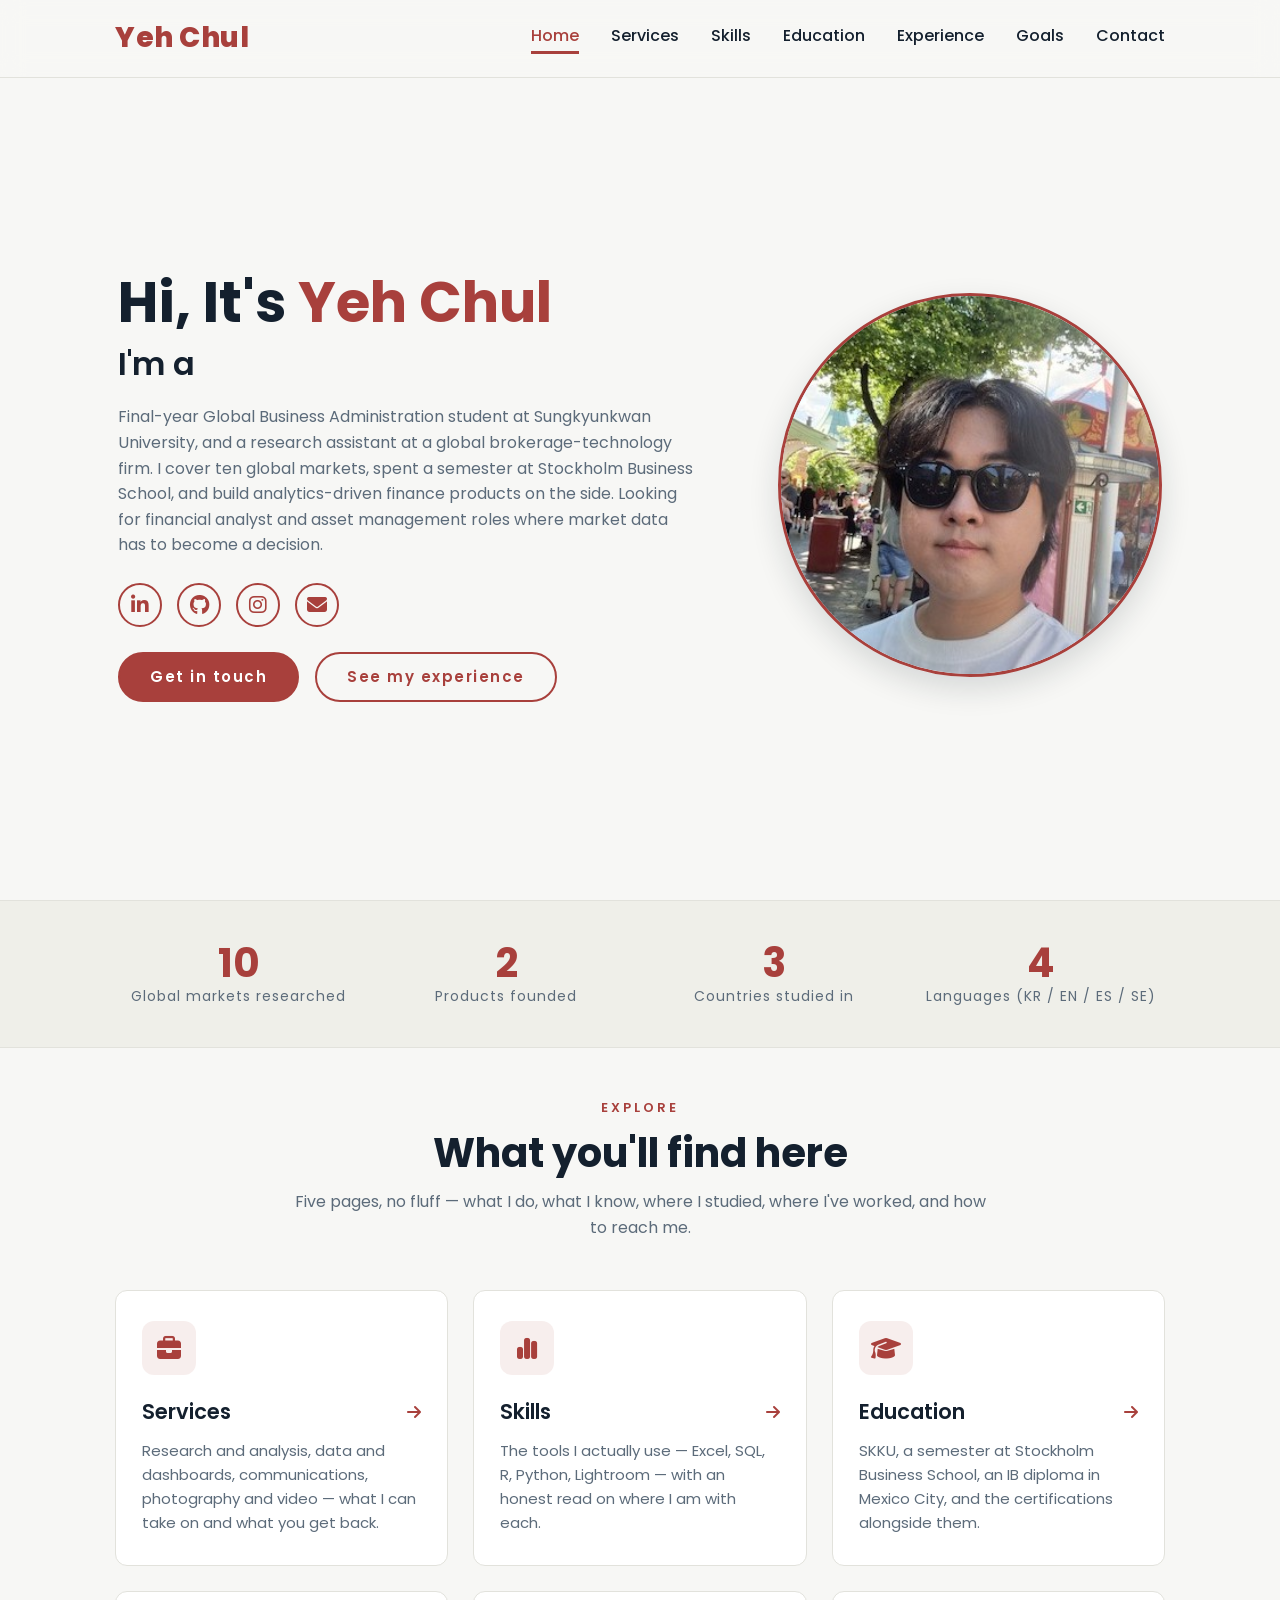
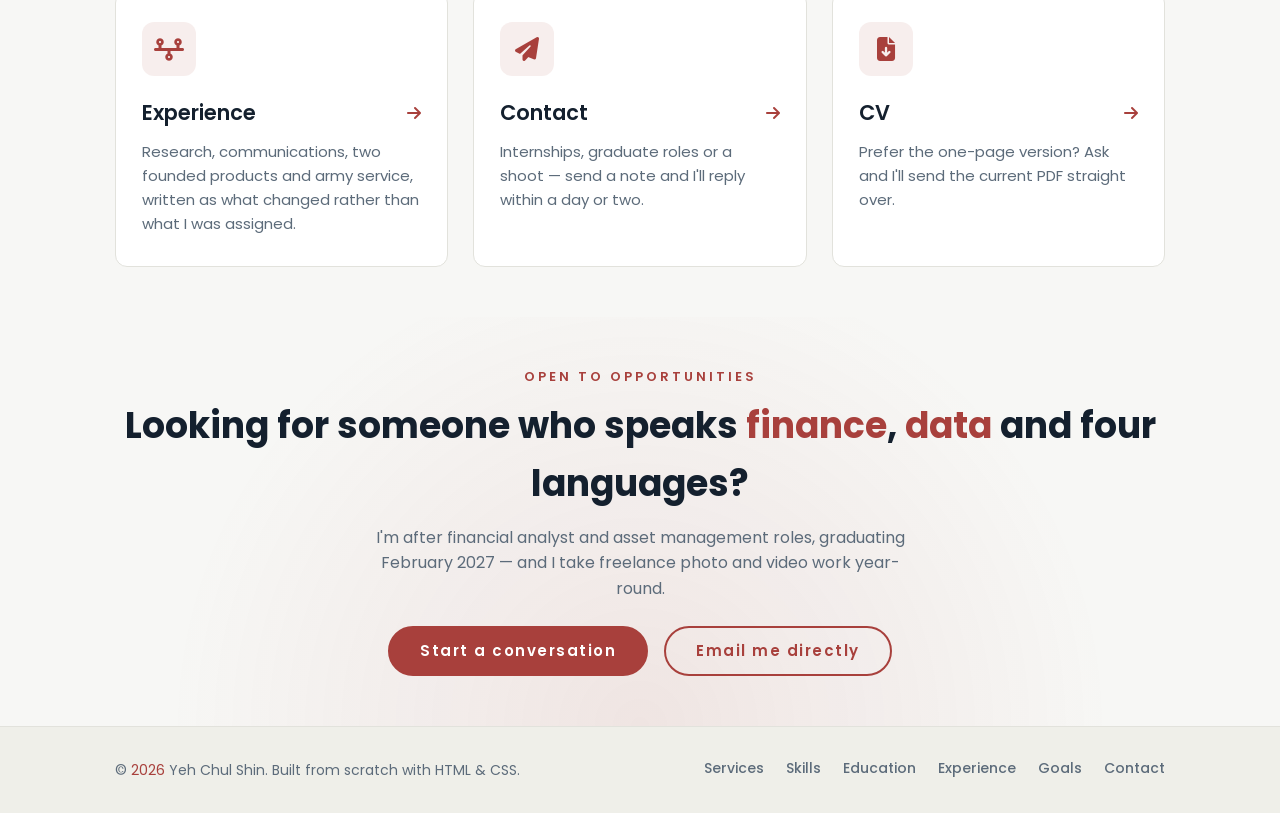
<file: index.html>
<!DOCTYPE html>
<html lang="en">
<head>
  <meta charset="UTF-8">
  <meta name="viewport" content="width=device-width, initial-scale=1.0">
  <meta name="description" content="Yeh Chul Shin — final-year Global Business Administration student at SKKU and research assistant at a global brokerage-technology firm, seeking financial analyst and asset management roles.">
  <title>Yeh Chul Shin | Business Student &amp; Research Assistant</title>
  <link rel="canonical" href="https://ycshin2023.github.io/">
  <link rel="icon" href="favicon.svg" type="image/svg+xml">

  <!-- Link preview, for when the URL is pasted into LinkedIn, an email
       or an application form. og:image must be an absolute URL. -->
  <meta property="og:type" content="website">
  <meta property="og:site_name" content="Yeh Chul Shin">
  <meta property="og:url" content="https://ycshin2023.github.io/">
  <meta property="og:title" content="Yeh Chul Shin">
  <meta property="og:description" content="Yeh Chul Shin — final-year Global Business Administration student at SKKU and research assistant at a global brokerage-technology firm, seeking financial analyst and asset management roles.">
  <meta property="og:image" content="https://ycshin2023.github.io/og-image.jpg">
  <meta property="og:image:width" content="1200">
  <meta property="og:image:height" content="630">
  <meta property="og:image:alt" content="Yeh Chul Shin — financial analyst and asset management">
  <meta name="twitter:card" content="summary_large_image">
  <meta name="twitter:title" content="Yeh Chul Shin">
  <meta name="twitter:description" content="Yeh Chul Shin — final-year Global Business Administration student at SKKU and research assistant at a global brokerage-technology firm, seeking financial analyst and asset management roles.">
  <meta name="twitter:image" content="https://ycshin2023.github.io/og-image.jpg">
  <link rel="stylesheet" href="style.css">
  <link rel="stylesheet" href="https://cdnjs.cloudflare.com/ajax/libs/font-awesome/6.5.2/css/all.min.css">
  <!-- Flags that JS is alive so the scroll-reveal styles can apply. -->
  <script>document.documentElement.classList.add('js');</script>
</head>
<body>

  <!-- ===== Header ===== -->
  <header>
    <a href="index.html" class="logo">Yeh Chul</a>
    <button class="menu-toggle" aria-label="Toggle navigation" aria-expanded="false">
      <i class="fa-solid fa-bars"></i>
    </button>
    <nav>
      <a href="index.html" class="active">Home</a>
      <a href="services.html">Services</a>
      <a href="skills.html">Skills</a>
      <a href="education.html">Education</a>
      <a href="experience.html">Experience</a>
      <a href="goals.html">Goals</a>
      <a href="contact.html">Contact</a>
    </nav>
  </header>

  <!-- ===== Hero ===== -->
  <section class="home">
    <div class="home-content">
      <h1>Hi, It's <span>Yeh Chul</span></h1>
      <h3 class="typing-text">I'm a <span></span></h3>
      <p>
        Final-year Global Business Administration student at Sungkyunkwan
        University, and a research assistant at a global brokerage-technology
        firm. I cover ten global markets, spent a semester at
        Stockholm Business School, and build analytics-driven finance products
        on the side. Looking for financial analyst and asset management roles
        where market data has to become a decision.
      </p>

      <div class="social-icons">
        <a href="https://www.linkedin.com/in/yeh-chul-shin" target="_blank" rel="noopener" aria-label="LinkedIn"><i class="fa-brands fa-linkedin-in"></i></a>
        <a href="https://github.com/ycshin2023" target="_blank" rel="noopener" aria-label="GitHub"><i class="fa-brands fa-github"></i></a>
        <a href="https://www.instagram.com/i.am.chul/" target="_blank" rel="noopener" aria-label="Instagram"><i class="fa-brands fa-instagram"></i></a>
        <a href="mailto:ycshin2023@gmail.com" aria-label="Email"><i class="fa-solid fa-envelope"></i></a>
      </div>

      <div class="btn-row">
        <a href="contact.html" class="btn solid">Get in touch</a>
        <a href="experience.html" class="btn">See my experience</a>
      </div>
    </div>

    <div class="home-img">
      <img src="main.JPG" alt="Yeh Chul Shin">
    </div>
  </section>

  <!-- ===== Stats ===== -->
  <div class="stats">
    <div class="stat"><strong>10</strong><span>Global markets researched</span></div>
    <div class="stat"><strong>2</strong><span>Products founded</span></div>
    <div class="stat"><strong>3</strong><span>Countries studied in</span></div>
    <div class="stat"><strong>4</strong><span>Languages (KR / EN / ES / SE)</span></div>
  </div>

  <!-- ===== Teasers to sub-pages ===== -->
  <section>
    <div class="section-head reveal">
      <span class="eyebrow">Explore</span>
      <h2>What you'll find here</h2>
      <p>Five pages, no fluff &mdash; what I do, what I know, where I studied, where I've worked, and how to reach me.</p>
    </div>

    <div class="card-grid">
      <a href="services.html" class="card teaser reveal">
        <div class="icon"><i class="fa-solid fa-briefcase"></i></div>
        <h3>Services <i class="fa-solid fa-arrow-right"></i></h3>
        <p>Research and analysis, data and dashboards, communications, photography and video &mdash; what I can take on and what you get back.</p>
      </a>

      <a href="skills.html" class="card teaser reveal">
        <div class="icon"><i class="fa-solid fa-chart-simple"></i></div>
        <h3>Skills <i class="fa-solid fa-arrow-right"></i></h3>
        <p>The tools I actually use &mdash; Excel, SQL, R, Python, Lightroom &mdash; with an honest read on where I am with each.</p>
      </a>

      <a href="education.html" class="card teaser reveal">
        <div class="icon"><i class="fa-solid fa-graduation-cap"></i></div>
        <h3>Education <i class="fa-solid fa-arrow-right"></i></h3>
        <p>SKKU, a semester at Stockholm Business School, an IB diploma in Mexico City, and the certifications alongside them.</p>
      </a>

      <a href="experience.html" class="card teaser reveal">
        <div class="icon"><i class="fa-solid fa-timeline"></i></div>
        <h3>Experience <i class="fa-solid fa-arrow-right"></i></h3>
        <p>Research, communications, two founded products and army service, written as what changed rather than what I was assigned.</p>
      </a>

      <a href="contact.html" class="card teaser reveal">
        <div class="icon"><i class="fa-solid fa-paper-plane"></i></div>
        <h3>Contact <i class="fa-solid fa-arrow-right"></i></h3>
        <p>Internships, graduate roles or a shoot &mdash; send a note and I'll reply within a day or two.</p>
      </a>

      <a href="contact.html" class="card teaser reveal">
        <div class="icon"><i class="fa-solid fa-file-arrow-down"></i></div>
        <h3>CV <i class="fa-solid fa-arrow-right"></i></h3>
        <p>Prefer the one-page version? Ask and I'll send the current PDF straight over.</p>
      </a>
    </div>
  </section>

  <!-- ===== CTA ===== -->
  <section class="cta">
    <div class="reveal">
      <span class="eyebrow">Open to opportunities</span>
      <h2>Looking for someone who speaks <span>finance</span>, <span>data</span> and four languages?</h2>
      <p>I'm after financial analyst and asset management roles, graduating February 2027 &mdash; and I take freelance photo and video work year-round.</p>
      <div class="btn-row">
        <a href="contact.html" class="btn solid">Start a conversation</a>
        <a href="mailto:ycshin2023@gmail.com" class="btn">Email me directly</a>
      </div>
    </div>
  </section>

  <!-- ===== Footer ===== -->
  <footer>
    <p>&copy; <span class="year"></span> Yeh Chul Shin. Built from scratch with HTML &amp; CSS.</p>
    <nav>
      <a href="services.html">Services</a>
      <a href="skills.html">Skills</a>
      <a href="education.html">Education</a>
      <a href="experience.html">Experience</a>
      <a href="goals.html">Goals</a>
      <a href="contact.html">Contact</a>
    </nav>
  </footer>

  <script src="script.js"></script>
</body>
</html>
</file>
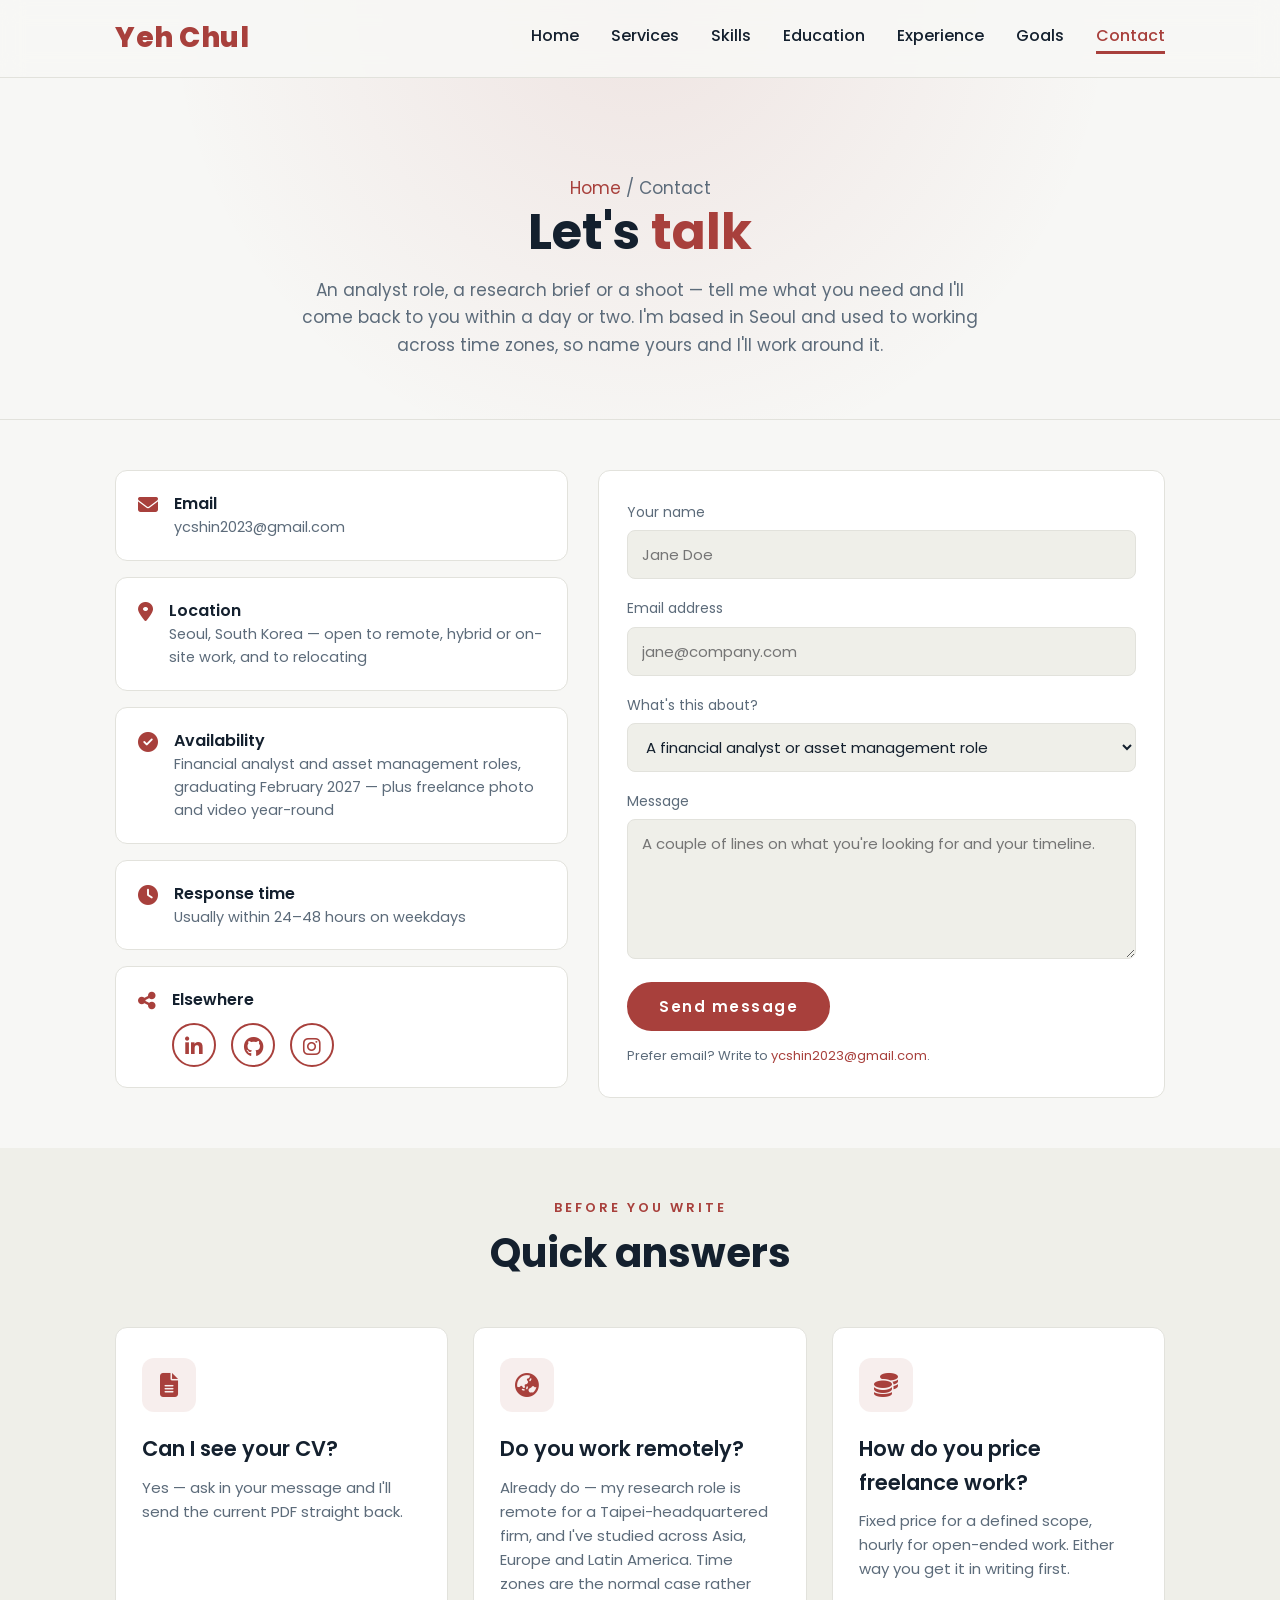
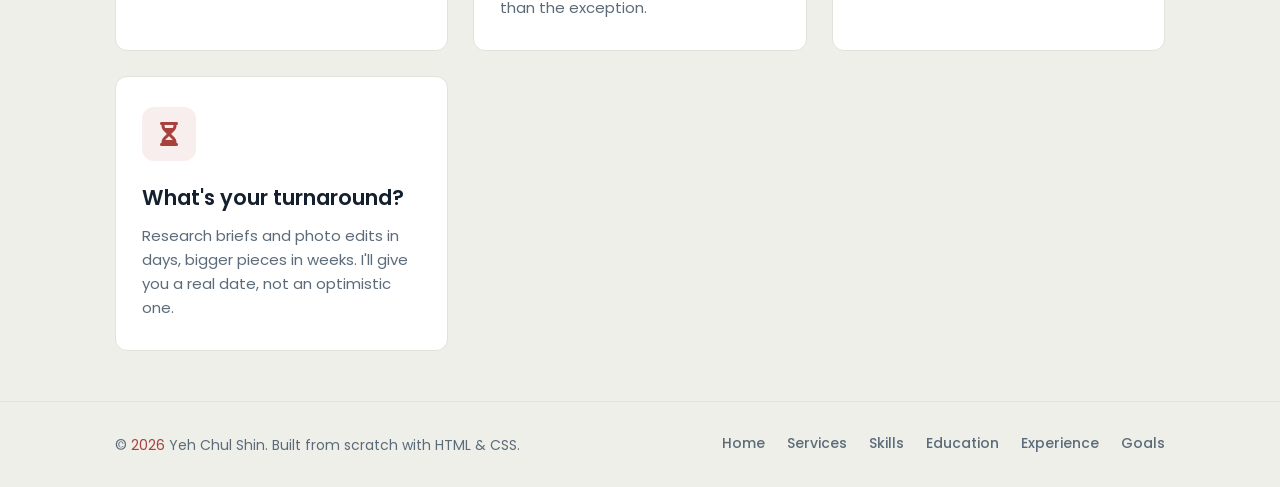
<file: contact.html>
<!DOCTYPE html>
<html lang="en">
<head>
  <meta charset="UTF-8">
  <meta name="viewport" content="width=device-width, initial-scale=1.0">
  <meta name="description" content="Get in touch with Yeh Chul Shin — financial analyst and asset management roles, research briefs and photography bookings.">
  <title>Contact | Yeh Chul Shin</title>
  <link rel="canonical" href="https://ycshin2023.github.io/contact.html">
  <link rel="icon" href="favicon.svg" type="image/svg+xml">

  <!-- Link preview, for when the URL is pasted into LinkedIn, an email
       or an application form. og:image must be an absolute URL. -->
  <meta property="og:type" content="website">
  <meta property="og:site_name" content="Yeh Chul Shin">
  <meta property="og:url" content="https://ycshin2023.github.io/contact.html">
  <meta property="og:title" content="Contact | Yeh Chul Shin">
  <meta property="og:description" content="Get in touch with Yeh Chul Shin — financial analyst and asset management roles, research briefs and photography bookings.">
  <meta property="og:image" content="https://ycshin2023.github.io/og-image.jpg">
  <meta property="og:image:width" content="1200">
  <meta property="og:image:height" content="630">
  <meta property="og:image:alt" content="Yeh Chul Shin — financial analyst and asset management">
  <meta name="twitter:card" content="summary_large_image">
  <meta name="twitter:title" content="Contact | Yeh Chul Shin">
  <meta name="twitter:description" content="Get in touch with Yeh Chul Shin — financial analyst and asset management roles, research briefs and photography bookings.">
  <meta name="twitter:image" content="https://ycshin2023.github.io/og-image.jpg">
  <link rel="stylesheet" href="style.css">
  <link rel="stylesheet" href="https://cdnjs.cloudflare.com/ajax/libs/font-awesome/6.5.2/css/all.min.css">
  <!-- Flags that JS is alive so the scroll-reveal styles can apply. -->
  <script>document.documentElement.classList.add('js');</script>
</head>
<body>

  <header>
    <a href="index.html" class="logo">Yeh Chul</a>
    <button class="menu-toggle" aria-label="Toggle navigation" aria-expanded="false">
      <i class="fa-solid fa-bars"></i>
    </button>
    <nav>
      <a href="index.html">Home</a>
      <a href="services.html">Services</a>
      <a href="skills.html">Skills</a>
      <a href="education.html">Education</a>
      <a href="experience.html">Experience</a>
      <a href="goals.html">Goals</a>
      <a href="contact.html" class="active">Contact</a>
    </nav>
  </header>

  <section class="page-hero">
    <p class="breadcrumb"><a href="index.html">Home</a> / Contact</p>
    <h1>Let's <span>talk</span></h1>
    <p>
      An analyst role, a research brief or a shoot &mdash; tell me what you
      need and I'll come back to you within a day or two. I'm based in Seoul
      and used to working across time zones, so name yours and I'll work
      around it.
    </p>
  </section>

  <section>
    <div class="contact-wrap">

      <!-- ===== Contact details ===== -->
      <div class="contact-info">
        <div class="info-item reveal">
          <i class="fa-solid fa-envelope"></i>
          <div>
            <h4>Email</h4>
            <a href="mailto:ycshin2023@gmail.com">ycshin2023@gmail.com</a>
          </div>
        </div>

        <div class="info-item reveal">
          <i class="fa-solid fa-location-dot"></i>
          <div>
            <h4>Location</h4>
            <p>Seoul, South Korea &mdash; open to remote, hybrid or on-site work, and to relocating</p>
          </div>
        </div>

        <div class="info-item reveal">
          <i class="fa-solid fa-circle-check"></i>
          <div>
            <h4>Availability</h4>
            <p>Financial analyst and asset management roles, graduating February 2027 &mdash; plus freelance photo and video year-round</p>
          </div>
        </div>

        <div class="info-item reveal">
          <i class="fa-solid fa-clock"></i>
          <div>
            <h4>Response time</h4>
            <p>Usually within 24&ndash;48 hours on weekdays</p>
          </div>
        </div>

        <div class="info-item reveal">
          <i class="fa-solid fa-share-nodes"></i>
          <div>
            <h4>Elsewhere</h4>
            <div class="social-icons" style="margin: 1rem 0 0;">
              <a href="https://www.linkedin.com/in/yeh-chul-shin" target="_blank" rel="noopener" aria-label="LinkedIn"><i class="fa-brands fa-linkedin-in"></i></a>
              <a href="https://github.com/ycshin2023" target="_blank" rel="noopener" aria-label="GitHub"><i class="fa-brands fa-github"></i></a>
              <a href="https://www.instagram.com/i.am.chul/" target="_blank" rel="noopener" aria-label="Instagram"><i class="fa-brands fa-instagram"></i></a>
            </div>
          </div>
        </div>
      </div>

      <!-- ===== Form ===== -->
      <form id="contact-form" class="reveal">
        <!-- action="https://formspree.io/f/YOUR_FORM_ID" method="POST" -->
        <div class="field">
          <label for="name">Your name</label>
          <input type="text" id="name" name="name" placeholder="Jane Doe" required>
        </div>

        <div class="field">
          <label for="email">Email address</label>
          <input type="email" id="email" name="email" placeholder="jane@company.com" required>
        </div>

        <div class="field">
          <label for="topic">What's this about?</label>
          <select id="topic" name="topic">
            <option>A financial analyst or asset management role</option>
            <option>An internship or graduate programme</option>
            <option>A research or analysis brief</option>
            <option>Communications or content</option>
            <option>A photo or video booking</option>
            <option>Something else</option>
          </select>
        </div>

        <div class="field">
          <label for="message">Message</label>
          <textarea id="message" name="message" placeholder="A couple of lines on what you're looking for and your timeline." required></textarea>
        </div>

        <button type="submit" class="btn solid">Send message</button>

        <p class="form-note">
          Prefer email? Write to
          <a href="mailto:ycshin2023@gmail.com" style="color: var(--accent);">ycshin2023@gmail.com</a>.
        </p>
        <p class="form-status" id="form-status">
          Your mail client should be opening with the message ready to send.
        </p>
      </form>

    </div>
  </section>

  <!-- ===== FAQ ===== -->
  <section class="alt-bg">
    <div class="section-head reveal">
      <span class="eyebrow">Before you write</span>
      <h2>Quick answers</h2>
    </div>

    <div class="card-grid">
      <div class="card reveal">
        <div class="icon"><i class="fa-solid fa-file-lines"></i></div>
        <h3>Can I see your CV?</h3>
        <p>Yes &mdash; ask in your message and I'll send the current PDF straight back.</p>
      </div>
      <div class="card reveal">
        <div class="icon"><i class="fa-solid fa-earth-asia"></i></div>
        <h3>Do you work remotely?</h3>
        <p>Already do &mdash; my research role is remote for a Taipei-headquartered firm, and I've studied across Asia, Europe and Latin America. Time zones are the normal case rather than the exception.</p>
      </div>
      <div class="card reveal">
        <div class="icon"><i class="fa-solid fa-coins"></i></div>
        <h3>How do you price freelance work?</h3>
        <p>Fixed price for a defined scope, hourly for open-ended work. Either way you get it in writing first.</p>
      </div>
      <div class="card reveal">
        <div class="icon"><i class="fa-solid fa-hourglass-half"></i></div>
        <h3>What's your turnaround?</h3>
        <p>Research briefs and photo edits in days, bigger pieces in weeks. I'll give you a real date, not an optimistic one.</p>
      </div>
    </div>
  </section>

  <footer>
    <p>&copy; <span class="year"></span> Yeh Chul Shin. Built from scratch with HTML &amp; CSS.</p>
    <nav>
      <a href="index.html">Home</a>
      <a href="services.html">Services</a>
      <a href="skills.html">Skills</a>
      <a href="education.html">Education</a>
      <a href="experience.html">Experience</a>
      <a href="goals.html">Goals</a>
    </nav>
  </footer>

  <script src="script.js"></script>
</body>
</html>
</file>
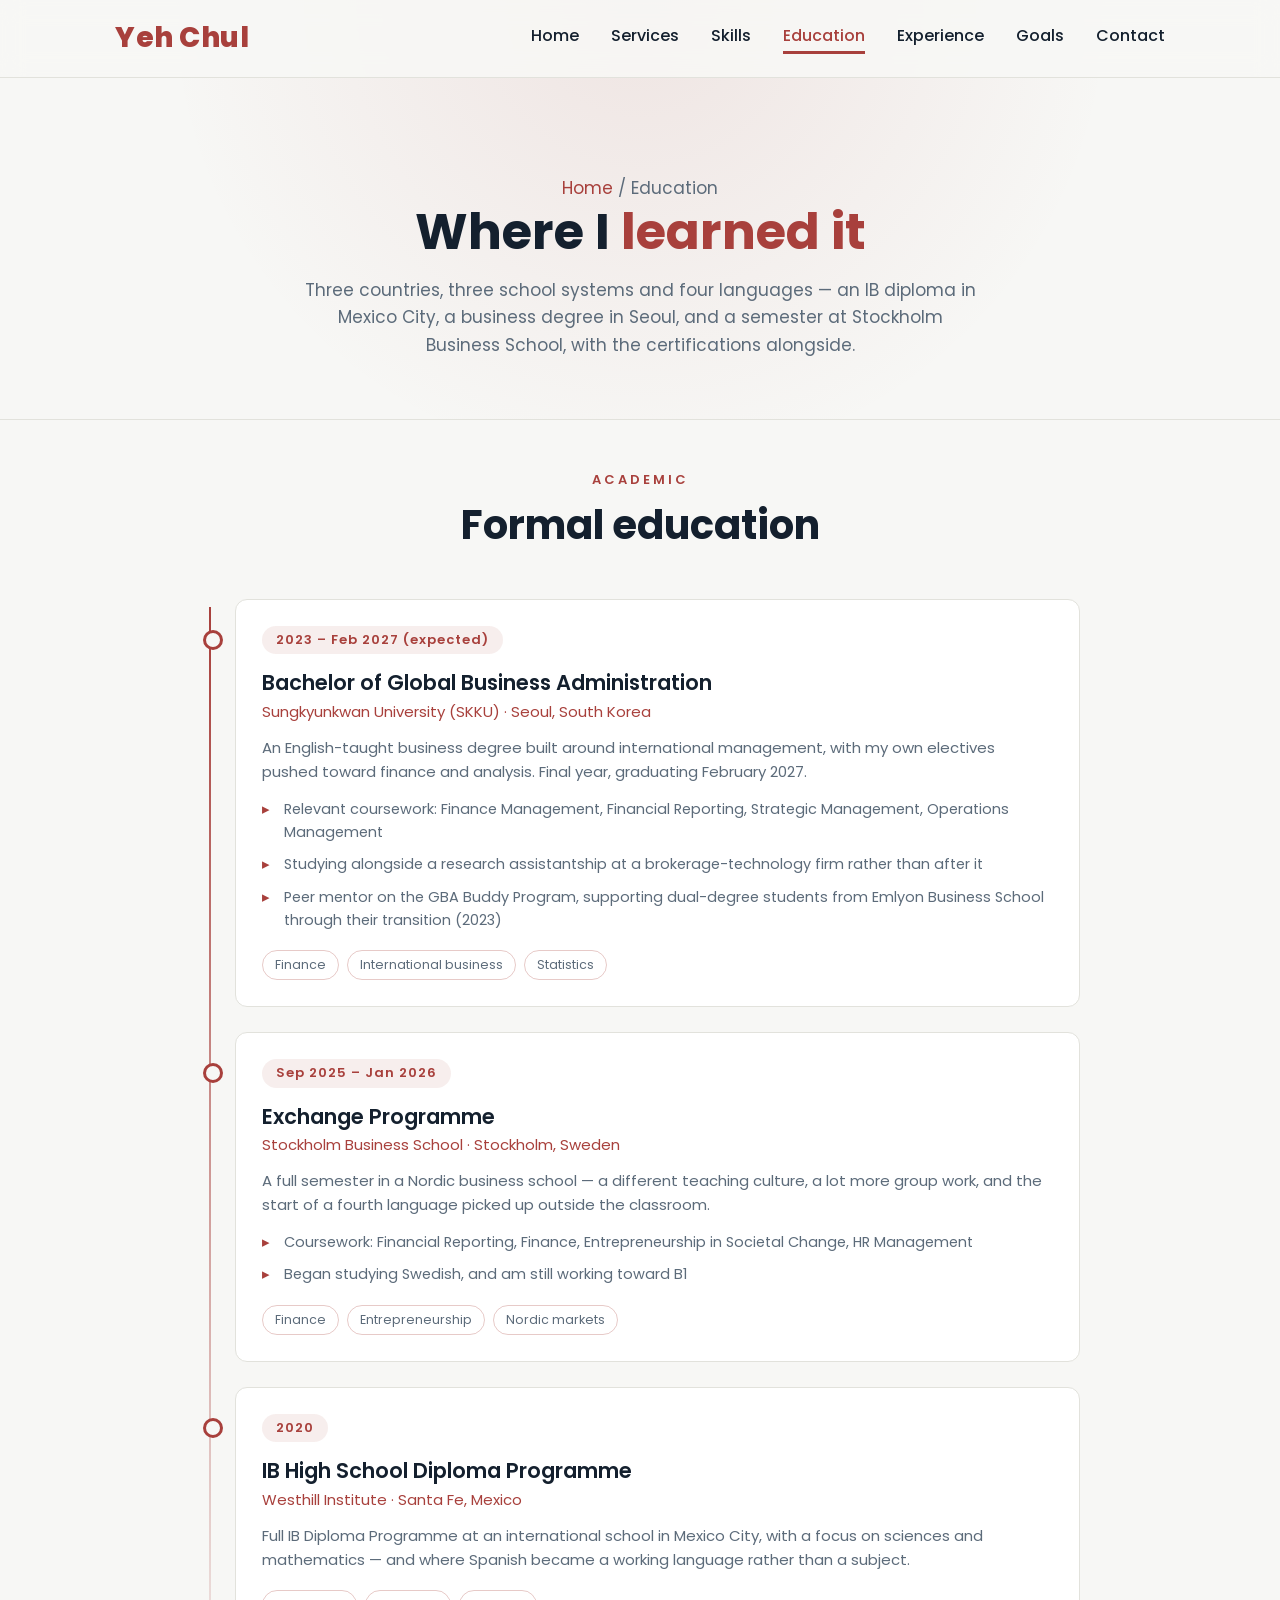
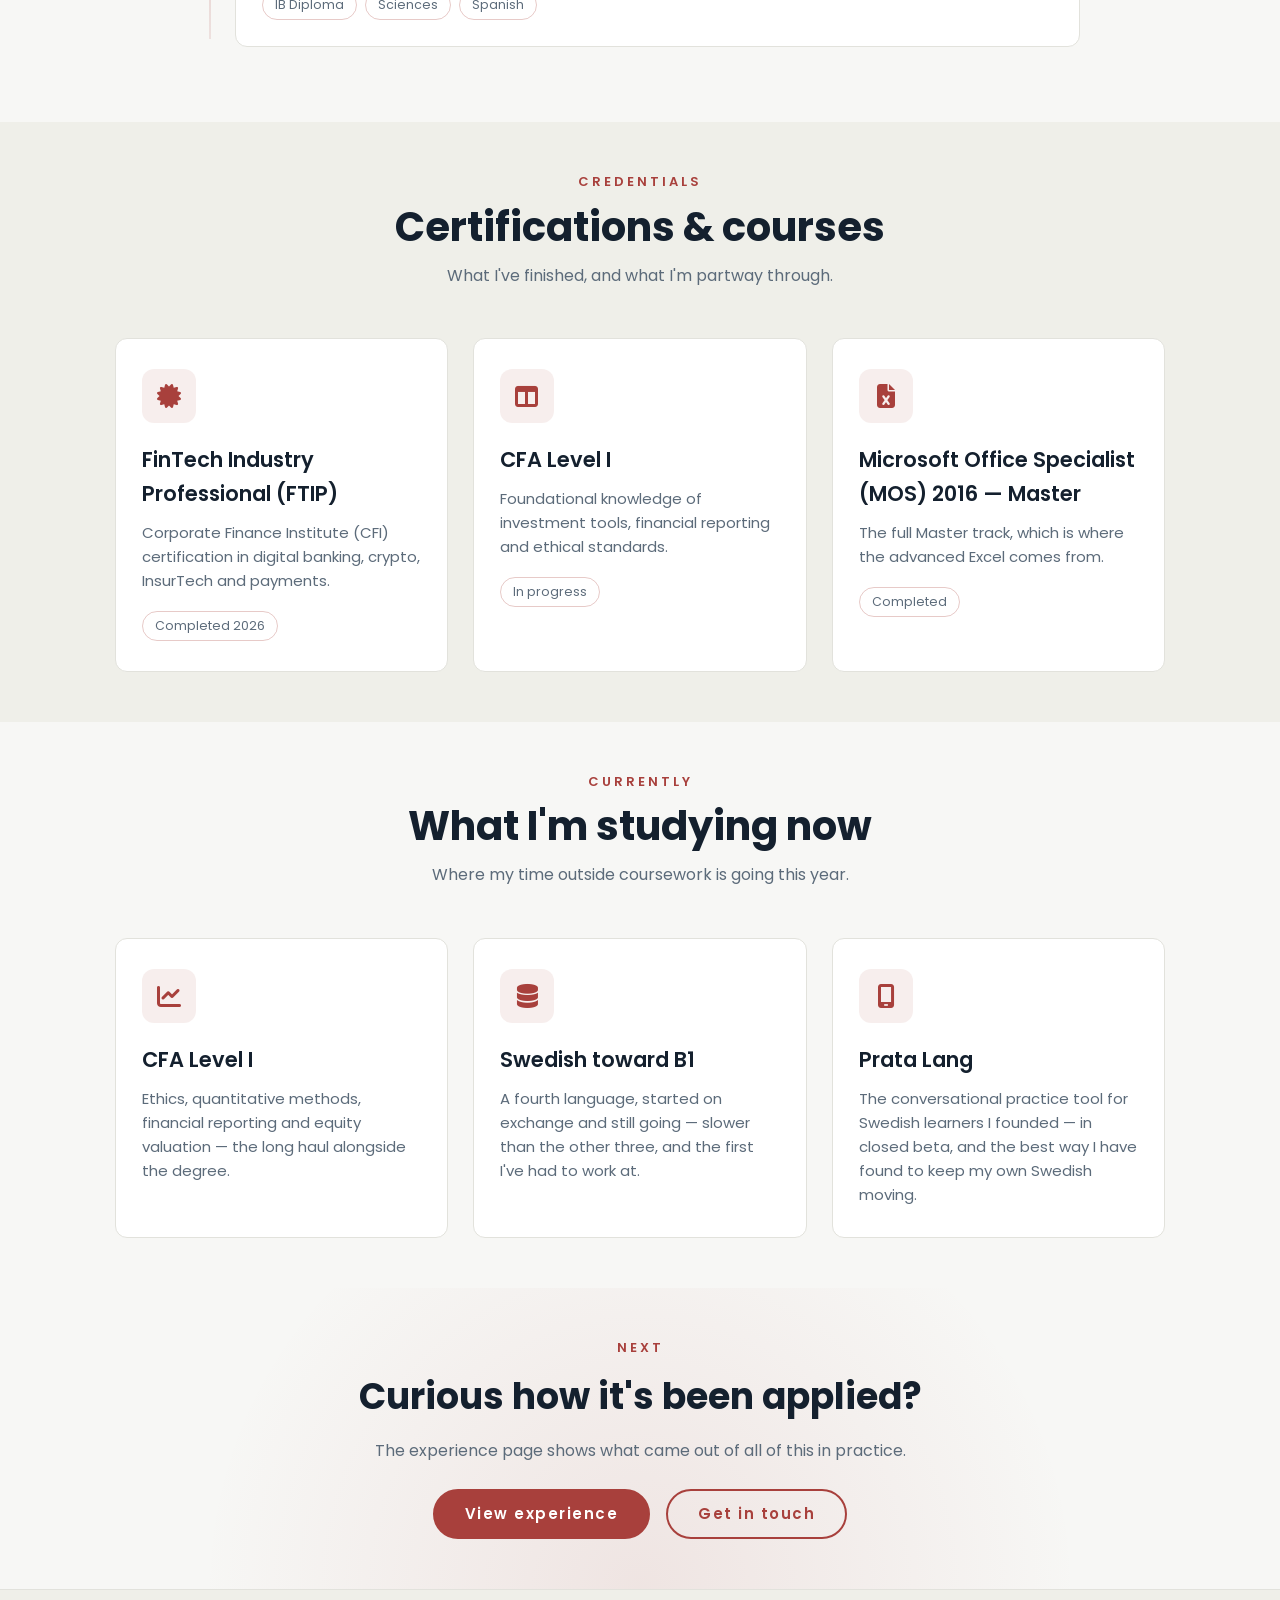
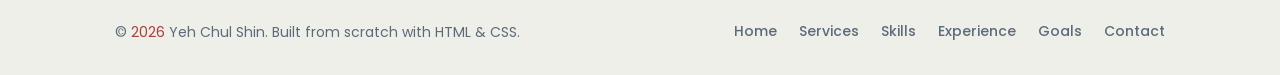
<file: education.html>
<!DOCTYPE html>
<html lang="en">
<head>
  <meta charset="UTF-8">
  <meta name="viewport" content="width=device-width, initial-scale=1.0">
  <meta name="description" content="Education of Yeh Chul Shin — SKKU in Seoul, an exchange semester at Stockholm Business School, an IB diploma in Mexico City, and certifications alongside.">
  <title>Education | Yeh Chul Shin</title>
  <link rel="canonical" href="https://ycshin2023.github.io/education.html">
  <link rel="icon" href="favicon.svg" type="image/svg+xml">

  <!-- Link preview, for when the URL is pasted into LinkedIn, an email
       or an application form. og:image must be an absolute URL. -->
  <meta property="og:type" content="website">
  <meta property="og:site_name" content="Yeh Chul Shin">
  <meta property="og:url" content="https://ycshin2023.github.io/education.html">
  <meta property="og:title" content="Education | Yeh Chul Shin">
  <meta property="og:description" content="Education of Yeh Chul Shin — SKKU in Seoul, an exchange semester at Stockholm Business School, an IB diploma in Mexico City, and certifications alongside.">
  <meta property="og:image" content="https://ycshin2023.github.io/og-image.jpg">
  <meta property="og:image:width" content="1200">
  <meta property="og:image:height" content="630">
  <meta property="og:image:alt" content="Yeh Chul Shin — financial analyst and asset management">
  <meta name="twitter:card" content="summary_large_image">
  <meta name="twitter:title" content="Education | Yeh Chul Shin">
  <meta name="twitter:description" content="Education of Yeh Chul Shin — SKKU in Seoul, an exchange semester at Stockholm Business School, an IB diploma in Mexico City, and certifications alongside.">
  <meta name="twitter:image" content="https://ycshin2023.github.io/og-image.jpg">
  <link rel="stylesheet" href="style.css">
  <link rel="stylesheet" href="https://cdnjs.cloudflare.com/ajax/libs/font-awesome/6.5.2/css/all.min.css">
  <!-- Flags that JS is alive so the scroll-reveal styles can apply. -->
  <script>document.documentElement.classList.add('js');</script>
</head>
<body>

  <header>
    <a href="index.html" class="logo">Yeh Chul</a>
    <button class="menu-toggle" aria-label="Toggle navigation" aria-expanded="false">
      <i class="fa-solid fa-bars"></i>
    </button>
    <nav>
      <a href="index.html">Home</a>
      <a href="services.html">Services</a>
      <a href="skills.html">Skills</a>
      <a href="education.html" class="active">Education</a>
      <a href="experience.html">Experience</a>
      <a href="goals.html">Goals</a>
      <a href="contact.html">Contact</a>
    </nav>
  </header>

  <section class="page-hero">
    <p class="breadcrumb"><a href="index.html">Home</a> / Education</p>
    <h1>Where I <span>learned it</span></h1>
    <p>
      Three countries, three school systems and four languages &mdash; an IB
      diploma in Mexico City, a business degree in Seoul, and a semester at
      Stockholm Business School, with the certifications alongside.
    </p>
  </section>

  <!-- ===== Education timeline ===== Taken from the CV. -->
  <section>
    <div class="section-head reveal">
      <span class="eyebrow">Academic</span>
      <h2>Formal education</h2>
    </div>

    <div class="timeline">

      <div class="timeline-item reveal">
        <span class="timeline-date">2023 &ndash; Feb 2027 (expected)</span>
        <h3>Bachelor of Global Business Administration</h3>
        <p class="org">Sungkyunkwan University (SKKU) &middot; Seoul, South Korea</p>
        <p>
          An English-taught business degree built around international
          management, with my own electives pushed toward finance and
          analysis. Final year, graduating February 2027.
        </p>
        <ul>
          <li>Relevant coursework: Finance Management, Financial Reporting, Strategic Management, Operations Management</li>
          <li>Studying alongside a research assistantship at a brokerage-technology firm rather than after it</li>
          <li>Peer mentor on the GBA Buddy Program, supporting dual-degree students from Emlyon Business School through their transition (2023)</li>
        </ul>
        <div class="chip-row">
          <span class="chip">Finance</span>
          <span class="chip">International business</span>
          <span class="chip">Statistics</span>
        </div>
      </div>

      <div class="timeline-item reveal">
        <span class="timeline-date">Sep 2025 &ndash; Jan 2026</span>
        <h3>Exchange Programme</h3>
        <p class="org">Stockholm Business School &middot; Stockholm, Sweden</p>
        <p>
          A full semester in a Nordic business school &mdash; a different
          teaching culture, a lot more group work, and the start of a fourth
          language picked up outside the classroom.
        </p>
        <ul>
          <li>Coursework: Financial Reporting, Finance, Entrepreneurship in Societal Change, HR Management</li>
          <li>Began studying Swedish, and am still working toward B1</li>
        </ul>
        <div class="chip-row">
          <span class="chip">Finance</span>
          <span class="chip">Entrepreneurship</span>
          <span class="chip">Nordic markets</span>
        </div>
      </div>

      <div class="timeline-item reveal">
        <span class="timeline-date">2020</span>
        <h3>IB High School Diploma Programme</h3>
        <p class="org">Westhill Institute &middot; Santa Fe, Mexico</p>
        <p>
          Full IB Diploma Programme at an international school in Mexico City,
          with a focus on sciences and mathematics &mdash; and where Spanish
          became a working language rather than a subject.
        </p>
        <div class="chip-row">
          <span class="chip">IB Diploma</span>
          <span class="chip">Sciences</span>
          <span class="chip">Spanish</span>
        </div>
      </div>

    </div>
  </section>

  <!-- ===== Certifications ===== -->
  <section class="alt-bg">
    <div class="section-head reveal">
      <span class="eyebrow">Credentials</span>
      <h2>Certifications &amp; courses</h2>
      <p>What I've finished, and what I'm partway through.</p>
    </div>

    <div class="card-grid">
      <div class="card reveal">
        <div class="icon"><i class="fa-solid fa-certificate"></i></div>
        <h3>FinTech Industry Professional (FTIP)</h3>
        <p>Corporate Finance Institute (CFI) certification in digital banking, crypto, InsurTech and payments.</p>
        <div class="chip-row"><span class="chip">Completed 2026</span></div>
      </div>

      <div class="card reveal">
        <div class="icon"><i class="fa-solid fa-table-columns"></i></div>
        <h3>CFA Level I</h3>
        <p>Foundational knowledge of investment tools, financial reporting and ethical standards.</p>
        <div class="chip-row"><span class="chip">In progress</span></div>
      </div>

      <div class="card reveal">
        <div class="icon"><i class="fa-solid fa-file-excel"></i></div>
        <h3>Microsoft Office Specialist (MOS) 2016 &mdash; Master</h3>
        <p>The full Master track, which is where the advanced Excel comes from.</p>
        <div class="chip-row"><span class="chip">Completed</span></div>
      </div>
    </div>
  </section>

  <!-- ===== Continuous learning ===== -->
  <section>
    <div class="section-head reveal">
      <span class="eyebrow">Currently</span>
      <h2>What I'm studying now</h2>
      <p>Where my time outside coursework is going this year.</p>
    </div>

    <div class="card-grid">
      <div class="card reveal">
        <div class="icon"><i class="fa-solid fa-chart-line"></i></div>
        <h3>CFA Level I</h3>
        <p>Ethics, quantitative methods, financial reporting and equity valuation &mdash; the long haul alongside the degree.</p>
      </div>
      <div class="card reveal">
        <div class="icon"><i class="fa-solid fa-database"></i></div>
        <h3>Swedish toward B1</h3>
        <p>A fourth language, started on exchange and still going &mdash; slower than the other three, and the first I've had to work at.</p>
      </div>
      <div class="card reveal">
        <div class="icon"><i class="fa-solid fa-mobile-screen"></i></div>
        <h3>Prata Lang</h3>
        <p>The conversational practice tool for Swedish learners I founded &mdash; in closed beta, and the best way I have found to keep my own Swedish moving.</p>
      </div>
    </div>
  </section>

  <section class="cta">
    <div class="reveal">
      <span class="eyebrow">Next</span>
      <h2>Curious how it's been applied?</h2>
      <p>The experience page shows what came out of all of this in practice.</p>
      <div class="btn-row">
        <a href="experience.html" class="btn solid">View experience</a>
        <a href="contact.html" class="btn">Get in touch</a>
      </div>
    </div>
  </section>

  <footer>
    <p>&copy; <span class="year"></span> Yeh Chul Shin. Built from scratch with HTML &amp; CSS.</p>
    <nav>
      <a href="index.html">Home</a>
      <a href="services.html">Services</a>
      <a href="skills.html">Skills</a>
      <a href="experience.html">Experience</a>
      <a href="goals.html">Goals</a>
      <a href="contact.html">Contact</a>
    </nav>
  </footer>

  <script src="script.js"></script>
</body>
</html>
</file>
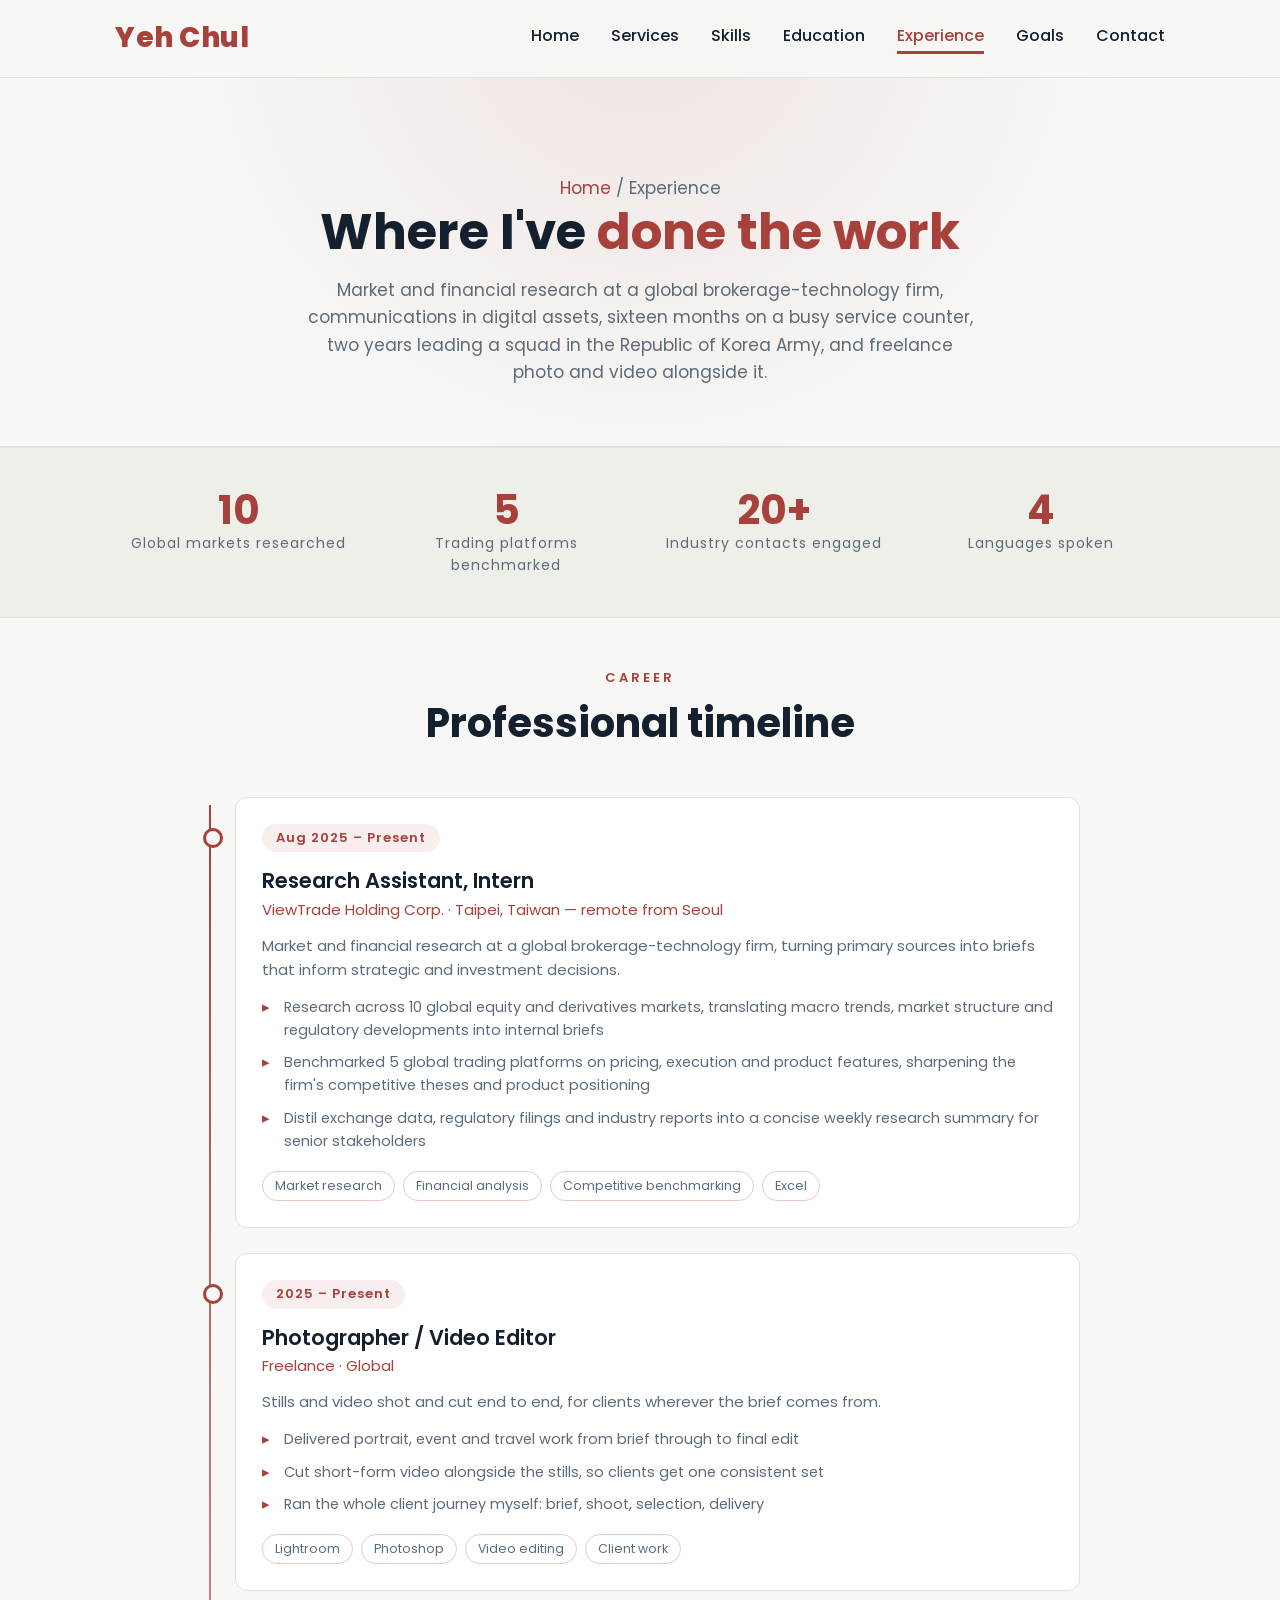
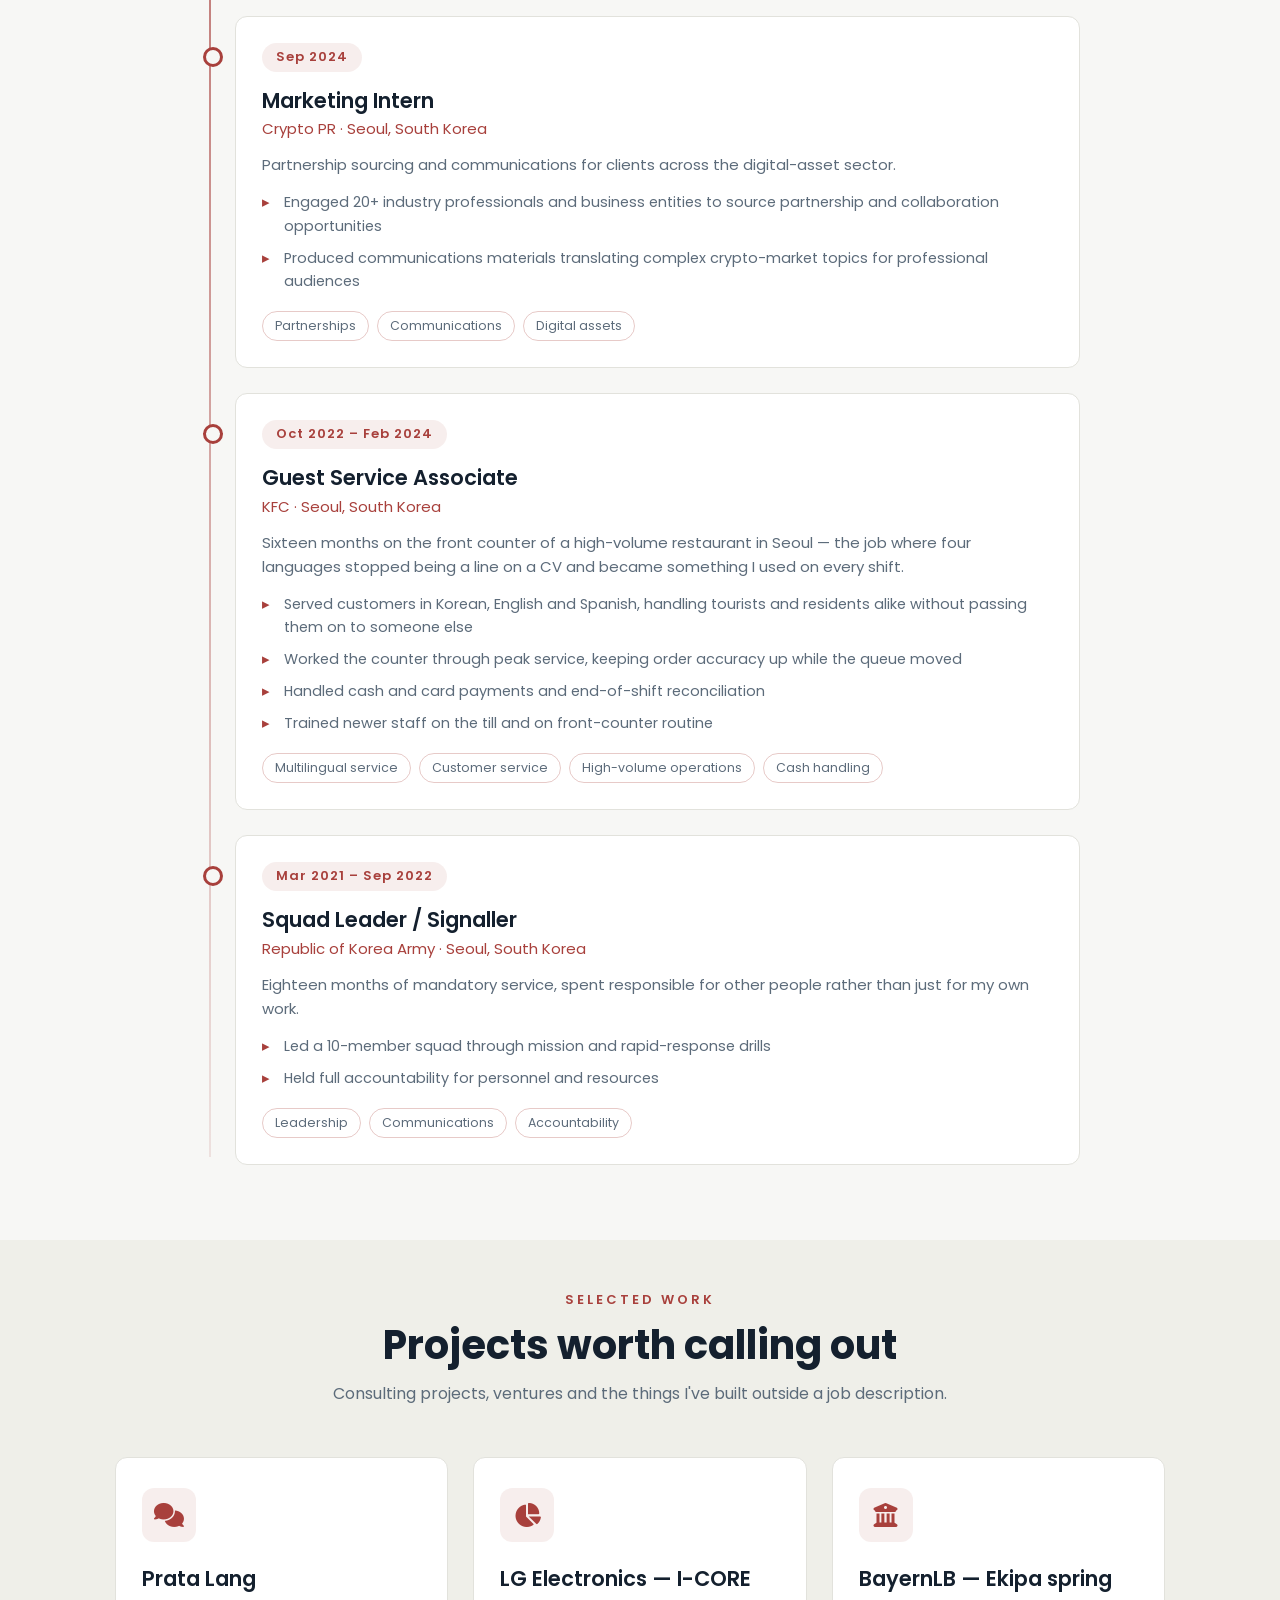
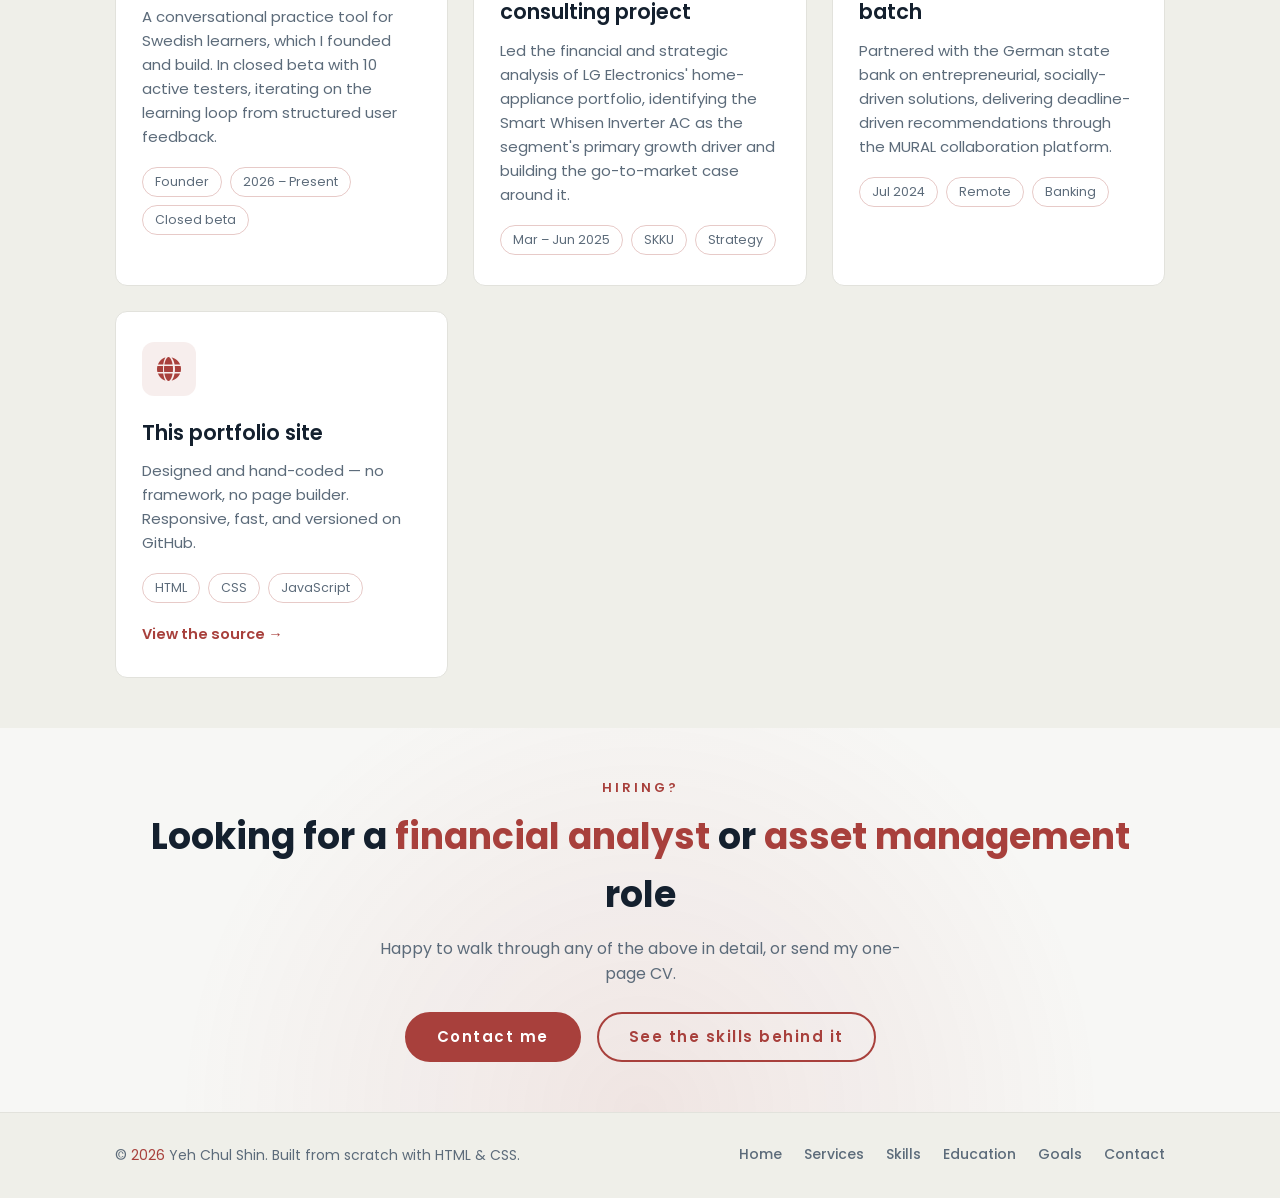
<file: experience.html>
<!DOCTYPE html>
<html lang="en">
<head>
  <meta charset="UTF-8">
  <meta name="viewport" content="width=device-width, initial-scale=1.0">
  <meta name="description" content="Experience of Yeh Chul Shin — research assistant at ViewTrade Holding Corp., marketing at Crypto PR, squad leader in the ROK Army, and freelance photography and video.">
  <title>Experience | Yeh Chul Shin</title>
  <link rel="canonical" href="https://ycshin2023.github.io/experience.html">
  <link rel="icon" href="favicon.svg" type="image/svg+xml">

  <!-- Link preview, for when the URL is pasted into LinkedIn, an email
       or an application form. og:image must be an absolute URL. -->
  <meta property="og:type" content="website">
  <meta property="og:site_name" content="Yeh Chul Shin">
  <meta property="og:url" content="https://ycshin2023.github.io/experience.html">
  <meta property="og:title" content="Experience | Yeh Chul Shin">
  <meta property="og:description" content="Experience of Yeh Chul Shin — research assistant at ViewTrade Holding Corp., marketing at Crypto PR, squad leader in the ROK Army, and freelance photography and video.">
  <meta property="og:image" content="https://ycshin2023.github.io/og-image.jpg">
  <meta property="og:image:width" content="1200">
  <meta property="og:image:height" content="630">
  <meta property="og:image:alt" content="Yeh Chul Shin — financial analyst and asset management">
  <meta name="twitter:card" content="summary_large_image">
  <meta name="twitter:title" content="Experience | Yeh Chul Shin">
  <meta name="twitter:description" content="Experience of Yeh Chul Shin — research assistant at ViewTrade Holding Corp., marketing at Crypto PR, squad leader in the ROK Army, and freelance photography and video.">
  <meta name="twitter:image" content="https://ycshin2023.github.io/og-image.jpg">
  <link rel="stylesheet" href="style.css">
  <link rel="stylesheet" href="https://cdnjs.cloudflare.com/ajax/libs/font-awesome/6.5.2/css/all.min.css">
  <!-- Flags that JS is alive so the scroll-reveal styles can apply. -->
  <script>document.documentElement.classList.add('js');</script>
</head>
<body>

  <header>
    <a href="index.html" class="logo">Yeh Chul</a>
    <button class="menu-toggle" aria-label="Toggle navigation" aria-expanded="false">
      <i class="fa-solid fa-bars"></i>
    </button>
    <nav>
      <a href="index.html">Home</a>
      <a href="services.html">Services</a>
      <a href="skills.html">Skills</a>
      <a href="education.html">Education</a>
      <a href="experience.html" class="active">Experience</a>
      <a href="goals.html">Goals</a>
      <a href="contact.html">Contact</a>
    </nav>
  </header>

  <section class="page-hero">
    <p class="breadcrumb"><a href="index.html">Home</a> / Experience</p>
    <h1>Where I've <span>done the work</span></h1>
    <p>
      Market and financial research at a global brokerage-technology firm,
      communications in digital assets, sixteen months on a busy service
      counter, two years leading a squad in the Republic of Korea Army, and
      freelance photo and video alongside it.
    </p>
  </section>

  <!-- ===== Highlights ===== -->
  <div class="stats">
    <div class="stat"><strong>10</strong><span>Global markets researched</span></div>
    <div class="stat"><strong>5</strong><span>Trading platforms benchmarked</span></div>
    <div class="stat"><strong>20+</strong><span>Industry contacts engaged</span></div>
    <div class="stat"><strong>4</strong><span>Languages spoken</span></div>
  </div>

  <!-- ===== Experience timeline =====
       Roles, dates and bullets are taken from the CV. -->
  <section>
    <div class="section-head reveal">
      <span class="eyebrow">Career</span>
      <h2>Professional timeline</h2>
    </div>

    <div class="timeline">

      <div class="timeline-item reveal">
        <span class="timeline-date">Aug 2025 &ndash; Present</span>
        <h3>Research Assistant, Intern</h3>
        <p class="org">ViewTrade Holding Corp. &middot; Taipei, Taiwan &mdash; remote from Seoul</p>
        <p>
          Market and financial research at a global brokerage-technology firm,
          turning primary sources into briefs that inform strategic and
          investment decisions.
        </p>
        <ul>
          <li>Research across 10 global equity and derivatives markets, translating macro trends, market structure and regulatory developments into internal briefs</li>
          <li>Benchmarked 5 global trading platforms on pricing, execution and product features, sharpening the firm's competitive theses and product positioning</li>
          <li>Distil exchange data, regulatory filings and industry reports into a concise weekly research summary for senior stakeholders</li>
        </ul>
        <div class="chip-row">
          <span class="chip">Market research</span>
          <span class="chip">Financial analysis</span>
          <span class="chip">Competitive benchmarking</span>
          <span class="chip">Excel</span>
        </div>
      </div>

      <div class="timeline-item reveal">
        <span class="timeline-date">2025 &ndash; Present</span>
        <h3>Photographer / Video Editor</h3>
        <p class="org">Freelance &middot; Global</p>
        <p>
          Stills and video shot and cut end to end, for clients wherever the
          brief comes from.
        </p>
        <ul>
          <li>Delivered portrait, event and travel work from brief through to final edit</li>
          <li>Cut short-form video alongside the stills, so clients get one consistent set</li>
          <li>Ran the whole client journey myself: brief, shoot, selection, delivery</li>
        </ul>
        <div class="chip-row">
          <span class="chip">Lightroom</span>
          <span class="chip">Photoshop</span>
          <span class="chip">Video editing</span>
          <span class="chip">Client work</span>
        </div>
      </div>

      <div class="timeline-item reveal">
        <span class="timeline-date">Sep 2024</span>
        <h3>Marketing Intern</h3>
        <p class="org">Crypto PR &middot; Seoul, South Korea</p>
        <p>
          Partnership sourcing and communications for clients across the
          digital-asset sector.
        </p>
        <ul>
          <li>Engaged 20+ industry professionals and business entities to source partnership and collaboration opportunities</li>
          <li>Produced communications materials translating complex crypto-market topics for professional audiences</li>
        </ul>
        <div class="chip-row">
          <span class="chip">Partnerships</span>
          <span class="chip">Communications</span>
          <span class="chip">Digital assets</span>
        </div>
      </div>

      <div class="timeline-item reveal">
        <span class="timeline-date">Oct 2022 &ndash; Feb 2024</span>
        <h3>Guest Service Associate</h3>
        <p class="org">KFC &middot; Seoul, South Korea</p>
        <p>
          Sixteen months on the front counter of a high-volume restaurant in
          Seoul &mdash; the job where four languages stopped being a line on a
          CV and became something I used on every shift.
        </p>
        <ul>
          <li>Served customers in Korean, English and Spanish, handling tourists and residents alike without passing them on to someone else</li>
          <li>Worked the counter through peak service, keeping order accuracy up while the queue moved</li>
          <li>Handled cash and card payments and end-of-shift reconciliation</li>
          <li>Trained newer staff on the till and on front-counter routine</li>
        </ul>
        <div class="chip-row">
          <span class="chip">Multilingual service</span>
          <span class="chip">Customer service</span>
          <span class="chip">High-volume operations</span>
          <span class="chip">Cash handling</span>
        </div>
      </div>

      <div class="timeline-item reveal">
        <span class="timeline-date">Mar 2021 &ndash; Sep 2022</span>
        <h3>Squad Leader / Signaller</h3>
        <p class="org">Republic of Korea Army &middot; Seoul, South Korea</p>
        <p>
          Eighteen months of mandatory service, spent responsible for other
          people rather than just for my own work.
        </p>
        <ul>
          <li>Led a 10-member squad through mission and rapid-response drills</li>
          <li>Held full accountability for personnel and resources</li>
        </ul>
        <div class="chip-row">
          <span class="chip">Leadership</span>
          <span class="chip">Communications</span>
          <span class="chip">Accountability</span>
        </div>
      </div>

    </div>
  </section>

  <!-- ===== Selected projects ===== -->
  <section class="alt-bg">
    <div class="section-head reveal">
      <span class="eyebrow">Selected work</span>
      <h2>Projects worth calling out</h2>
      <p>Consulting projects, ventures and the things I've built outside a job description.</p>
    </div>

    <div class="card-grid">
      <div class="card reveal">
        <div class="icon"><i class="fa-solid fa-comments"></i></div>
        <h3>Prata Lang</h3>
        <p>
          A conversational practice tool for Swedish learners, which I founded
          and build. In closed beta with 10 active testers, iterating on the
          learning loop from structured user feedback.
        </p>
        <div class="chip-row">
          <span class="chip">Founder</span><span class="chip">2026 &ndash; Present</span><span class="chip">Closed beta</span>
        </div>
      </div>

      <div class="card reveal">
        <div class="icon"><i class="fa-solid fa-chart-pie"></i></div>
        <h3>LG Electronics &mdash; I-CORE consulting project</h3>
        <p>
          Led the financial and strategic analysis of LG Electronics'
          home-appliance portfolio, identifying the Smart Whisen Inverter AC
          as the segment's primary growth driver and building the
          go-to-market case around it.
        </p>
        <div class="chip-row">
          <span class="chip">Mar &ndash; Jun 2025</span><span class="chip">SKKU</span><span class="chip">Strategy</span>
        </div>
      </div>

      <div class="card reveal">
        <div class="icon"><i class="fa-solid fa-building-columns"></i></div>
        <h3>BayernLB &mdash; Ekipa spring batch</h3>
        <p>
          Partnered with the German state bank on entrepreneurial,
          socially-driven solutions, delivering deadline-driven
          recommendations through the MURAL collaboration platform.
        </p>
        <div class="chip-row">
          <span class="chip">Jul 2024</span><span class="chip">Remote</span><span class="chip">Banking</span>
        </div>
      </div>

      <div class="card reveal">
        <div class="icon"><i class="fa-solid fa-globe"></i></div>
        <h3>This portfolio site</h3>
        <p>
          Designed and hand-coded &mdash; no framework, no page builder.
          Responsive, fast, and versioned on GitHub.
        </p>
        <div class="chip-row">
          <span class="chip">HTML</span><span class="chip">CSS</span><span class="chip">JavaScript</span>
        </div>
        <a href="https://github.com/ycshin2023/my_portfolio_resume" target="_blank" rel="noopener" class="card-link">View the source &rarr;</a>
      </div>

    </div>
  </section>

  <section class="cta">
    <div class="reveal">
      <span class="eyebrow">Hiring?</span>
      <h2>Looking for a <span>financial analyst</span> or <span>asset management</span> role</h2>
      <p>Happy to walk through any of the above in detail, or send my one-page CV.</p>
      <div class="btn-row">
        <a href="contact.html" class="btn solid">Contact me</a>
        <a href="skills.html" class="btn">See the skills behind it</a>
      </div>
    </div>
  </section>

  <footer>
    <p>&copy; <span class="year"></span> Yeh Chul Shin. Built from scratch with HTML &amp; CSS.</p>
    <nav>
      <a href="index.html">Home</a>
      <a href="services.html">Services</a>
      <a href="skills.html">Skills</a>
      <a href="education.html">Education</a>
      <a href="goals.html">Goals</a>
      <a href="contact.html">Contact</a>
    </nav>
  </footer>

  <script src="script.js"></script>
</body>
</html>
</file>
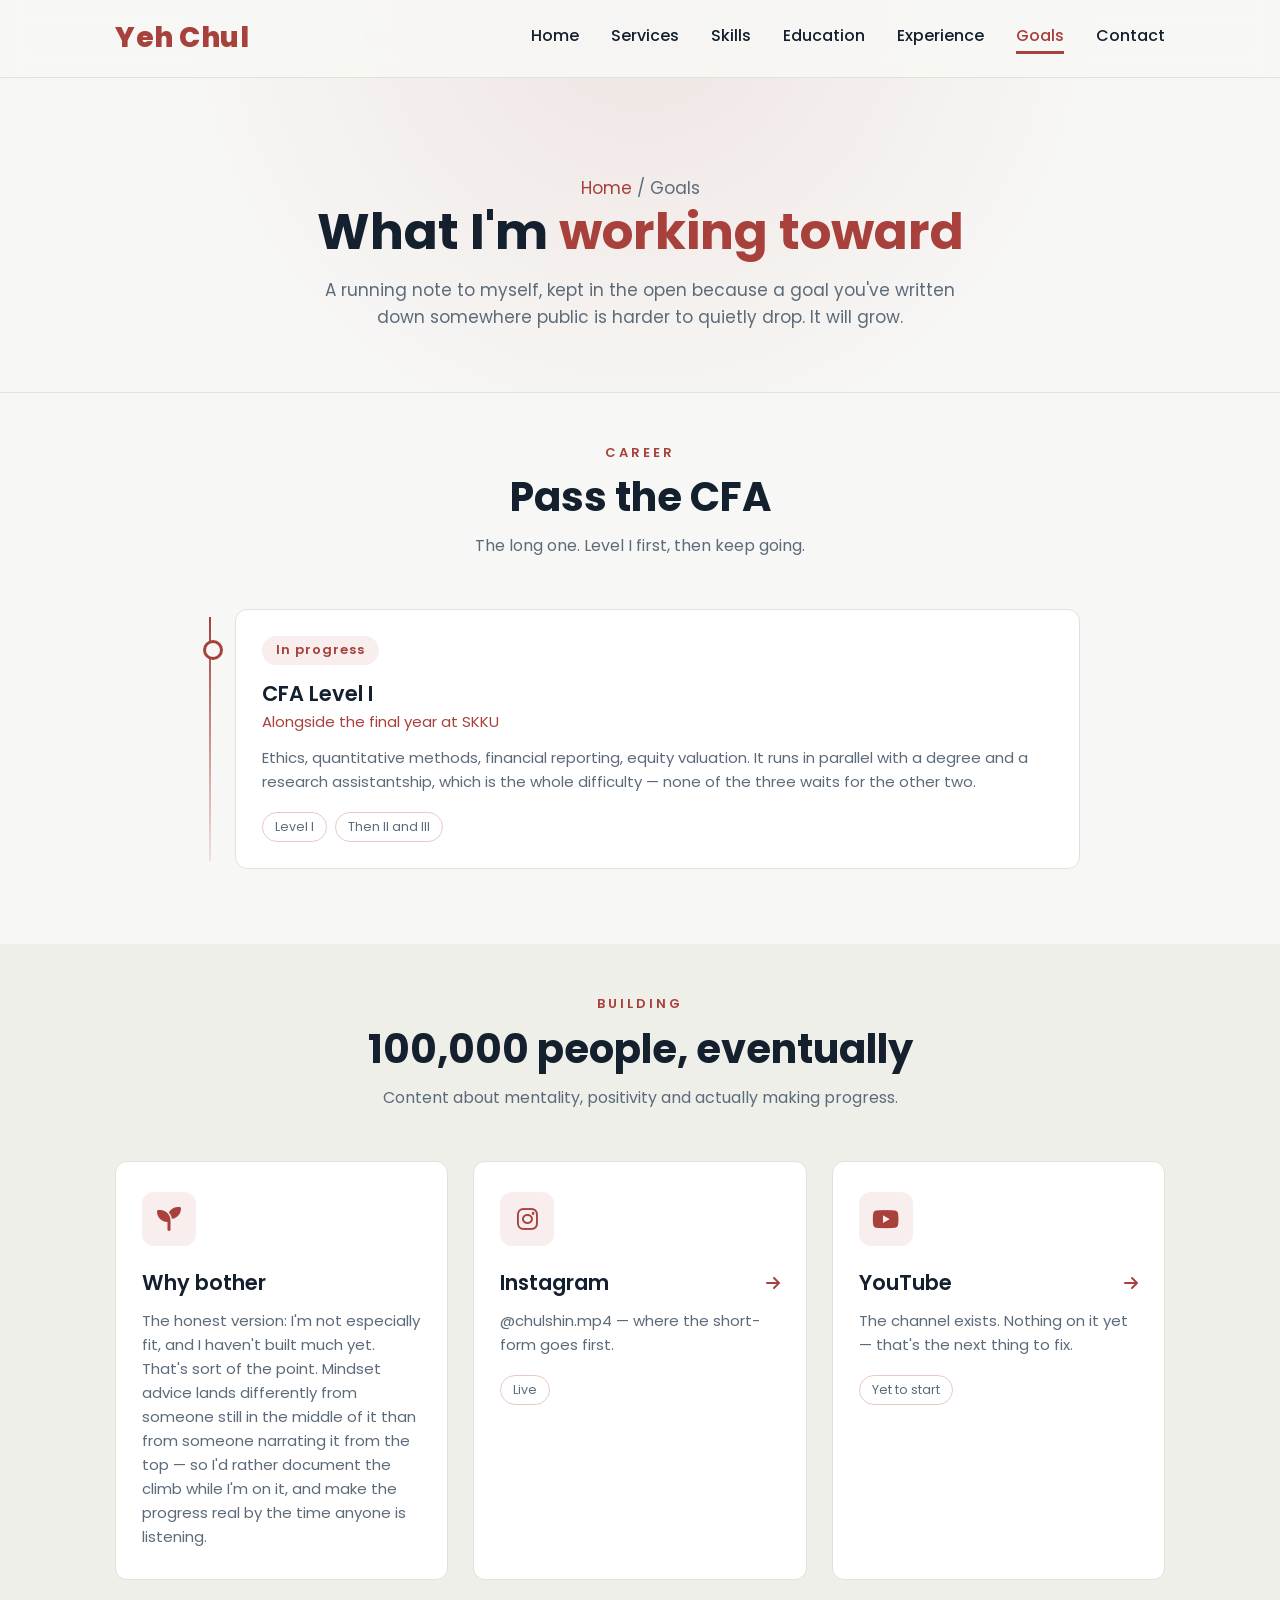
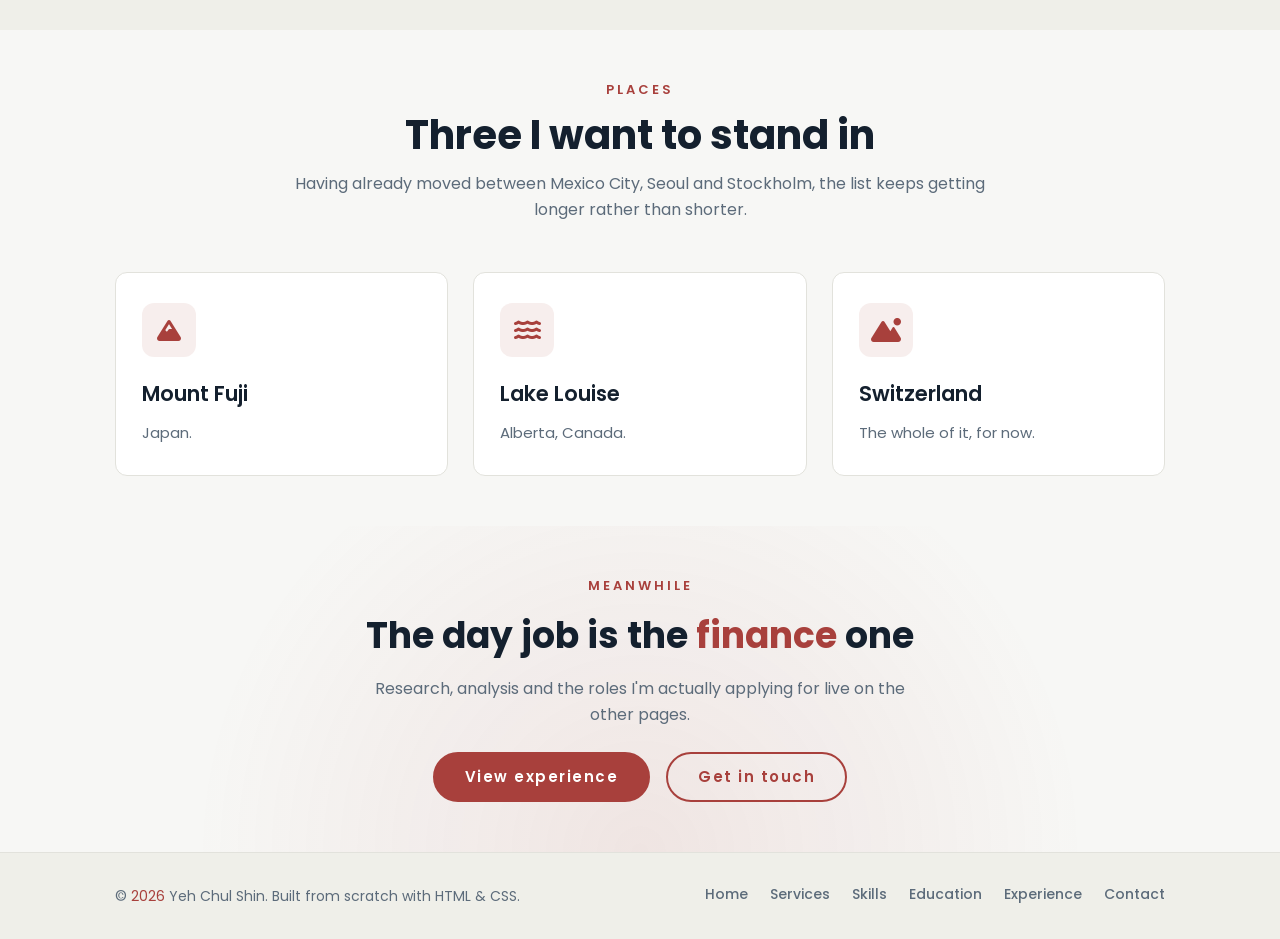
<file: goals.html>
<!DOCTYPE html>
<html lang="en">
<head>
  <meta charset="UTF-8">
  <meta name="viewport" content="width=device-width, initial-scale=1.0">
  <meta name="description" content="What Yeh Chul Shin is working toward — the CFA, building a content presence around mindset and progress, and three places to stand in.">
  <title>Goals | Yeh Chul Shin</title>
  <link rel="canonical" href="https://ycshin2023.github.io/goals.html">
  <link rel="icon" href="favicon.svg" type="image/svg+xml">

  <!-- Link preview, for when the URL is pasted into LinkedIn, an email
       or an application form. og:image must be an absolute URL. -->
  <meta property="og:type" content="website">
  <meta property="og:site_name" content="Yeh Chul Shin">
  <meta property="og:url" content="https://ycshin2023.github.io/goals.html">
  <meta property="og:title" content="Goals | Yeh Chul Shin">
  <meta property="og:description" content="What Yeh Chul Shin is working toward — the CFA, building a content presence around mindset and progress, and three places to stand in.">
  <meta property="og:image" content="https://ycshin2023.github.io/og-image.jpg">
  <meta property="og:image:width" content="1200">
  <meta property="og:image:height" content="630">
  <meta property="og:image:alt" content="Yeh Chul Shin — financial analyst and asset management">
  <meta name="twitter:card" content="summary_large_image">
  <meta name="twitter:title" content="Goals | Yeh Chul Shin">
  <meta name="twitter:description" content="What Yeh Chul Shin is working toward — the CFA, building a content presence around mindset and progress, and three places to stand in.">
  <meta name="twitter:image" content="https://ycshin2023.github.io/og-image.jpg">
  <link rel="stylesheet" href="style.css">
  <link rel="stylesheet" href="https://cdnjs.cloudflare.com/ajax/libs/font-awesome/6.5.2/css/all.min.css">
  <!-- Flags that JS is alive so the scroll-reveal styles can apply. -->
  <script>document.documentElement.classList.add('js');</script>
</head>
<body>

  <header>
    <a href="index.html" class="logo">Yeh Chul</a>
    <button class="menu-toggle" aria-label="Toggle navigation" aria-expanded="false">
      <i class="fa-solid fa-bars"></i>
    </button>
    <nav>
      <a href="index.html">Home</a>
      <a href="services.html">Services</a>
      <a href="skills.html">Skills</a>
      <a href="education.html">Education</a>
      <a href="experience.html">Experience</a>
      <a href="goals.html" class="active">Goals</a>
      <a href="contact.html">Contact</a>
    </nav>
  </header>

  <section class="page-hero">
    <p class="breadcrumb"><a href="index.html">Home</a> / Goals</p>
    <h1>What I'm <span>working toward</span></h1>
    <p>
      A running note to myself, kept in the open because a goal you've
      written down somewhere public is harder to quietly drop. It will
      grow.
    </p>
  </section>

  <!-- ===== Career ===== -->
  <section>
    <div class="section-head reveal">
      <span class="eyebrow">Career</span>
      <h2>Pass the CFA</h2>
      <p>The long one. Level I first, then keep going.</p>
    </div>

    <div class="timeline">
      <div class="timeline-item reveal">
        <span class="timeline-date">In progress</span>
        <h3>CFA Level I</h3>
        <p class="org">Alongside the final year at SKKU</p>
        <p>
          Ethics, quantitative methods, financial reporting, equity
          valuation. It runs in parallel with a degree and a research
          assistantship, which is the whole difficulty &mdash; none of the
          three waits for the other two.
        </p>
        <div class="chip-row">
          <span class="chip">Level I</span>
          <span class="chip">Then II and III</span>
        </div>
      </div>
    </div>
  </section>

  <!-- ===== Content ===== -->
  <section class="alt-bg">
    <div class="section-head reveal">
      <span class="eyebrow">Building</span>
      <h2>100,000 people, eventually</h2>
      <p>Content about mentality, positivity and actually making progress.</p>
    </div>

    <div class="card-grid">
      <div class="card reveal">
        <div class="icon"><i class="fa-solid fa-seedling"></i></div>
        <h3>Why bother</h3>
        <p>
          The honest version: I'm not especially fit, and I haven't built
          much yet. That's sort of the point. Mindset advice lands
          differently from someone still in the middle of it than from
          someone narrating it from the top &mdash; so I'd rather document
          the climb while I'm on it, and make the progress real by the time
          anyone is listening.
        </p>
      </div>

      <a href="https://www.instagram.com/chulshin.mp4/" target="_blank" rel="noopener" class="card teaser reveal">
        <div class="icon"><i class="fa-brands fa-instagram"></i></div>
        <h3>Instagram <i class="fa-solid fa-arrow-right"></i></h3>
        <p>@chulshin.mp4 &mdash; where the short-form goes first.</p>
        <div class="chip-row"><span class="chip">Live</span></div>
      </a>

      <a href="https://www.youtube.com/channel/UCB0uoDX9uvGlEz3IjwX4szQ" target="_blank" rel="noopener" class="card teaser reveal">
        <div class="icon"><i class="fa-brands fa-youtube"></i></div>
        <h3>YouTube <i class="fa-solid fa-arrow-right"></i></h3>
        <p>The channel exists. Nothing on it yet &mdash; that's the next thing to fix.</p>
        <div class="chip-row"><span class="chip">Yet to start</span></div>
      </a>
    </div>
  </section>

  <!-- ===== Places ===== -->
  <section>
    <div class="section-head reveal">
      <span class="eyebrow">Places</span>
      <h2>Three I want to stand in</h2>
      <p>Having already moved between Mexico City, Seoul and Stockholm, the list keeps getting longer rather than shorter.</p>
    </div>

    <div class="card-grid">
      <div class="card reveal">
        <div class="icon"><i class="fa-solid fa-mountain"></i></div>
        <h3>Mount Fuji</h3>
        <p>Japan.</p>
      </div>
      <div class="card reveal">
        <div class="icon"><i class="fa-solid fa-water"></i></div>
        <h3>Lake Louise</h3>
        <p>Alberta, Canada.</p>
      </div>
      <div class="card reveal">
        <div class="icon"><i class="fa-solid fa-mountain-sun"></i></div>
        <h3>Switzerland</h3>
        <p>The whole of it, for now.</p>
      </div>
    </div>
  </section>

  <section class="cta">
    <div class="reveal">
      <span class="eyebrow">Meanwhile</span>
      <h2>The day job is the <span>finance</span> one</h2>
      <p>Research, analysis and the roles I'm actually applying for live on the other pages.</p>
      <div class="btn-row">
        <a href="experience.html" class="btn solid">View experience</a>
        <a href="contact.html" class="btn">Get in touch</a>
      </div>
    </div>
  </section>

  <footer>
    <p>&copy; <span class="year"></span> Yeh Chul Shin. Built from scratch with HTML &amp; CSS.</p>
    <nav>
      <a href="index.html">Home</a>
      <a href="services.html">Services</a>
      <a href="skills.html">Skills</a>
      <a href="education.html">Education</a>
      <a href="experience.html">Experience</a>
      <a href="contact.html">Contact</a>
    </nav>
  </footer>

  <script src="script.js"></script>
</body>
</html>
</file>
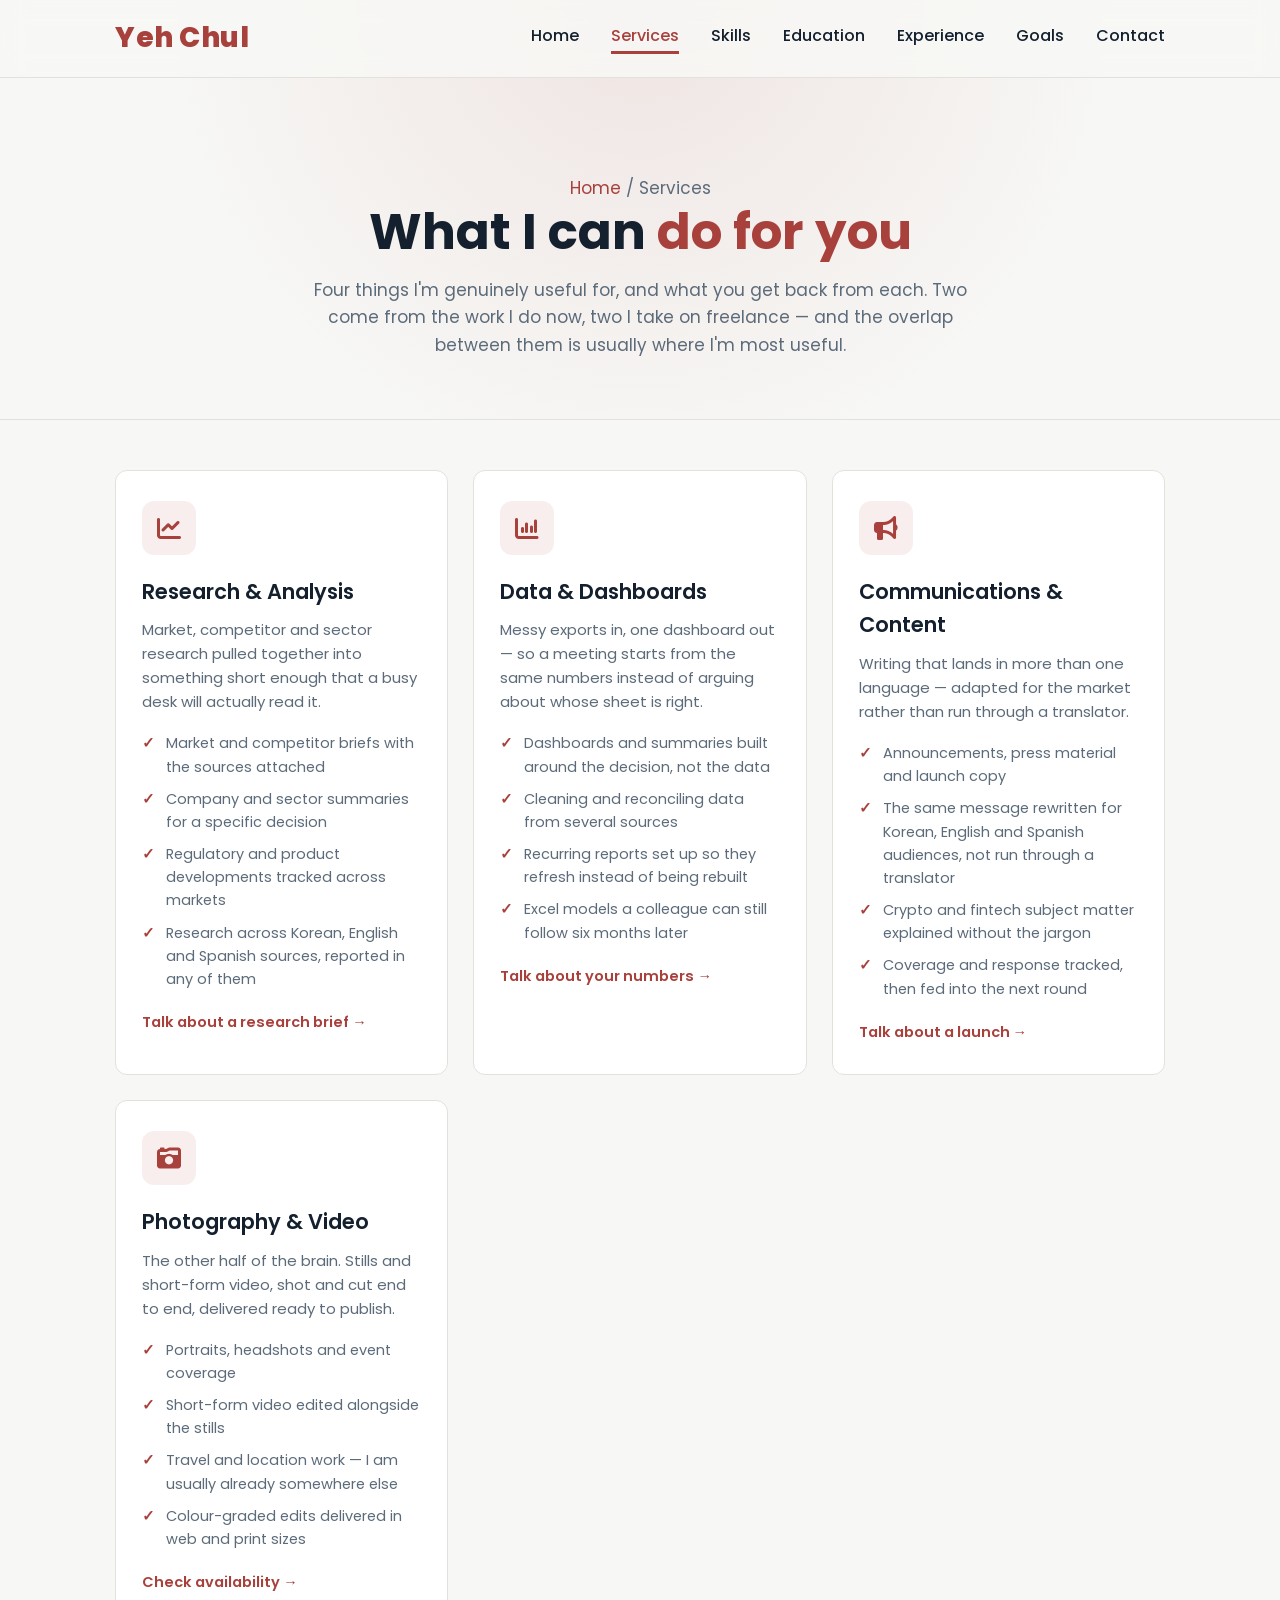
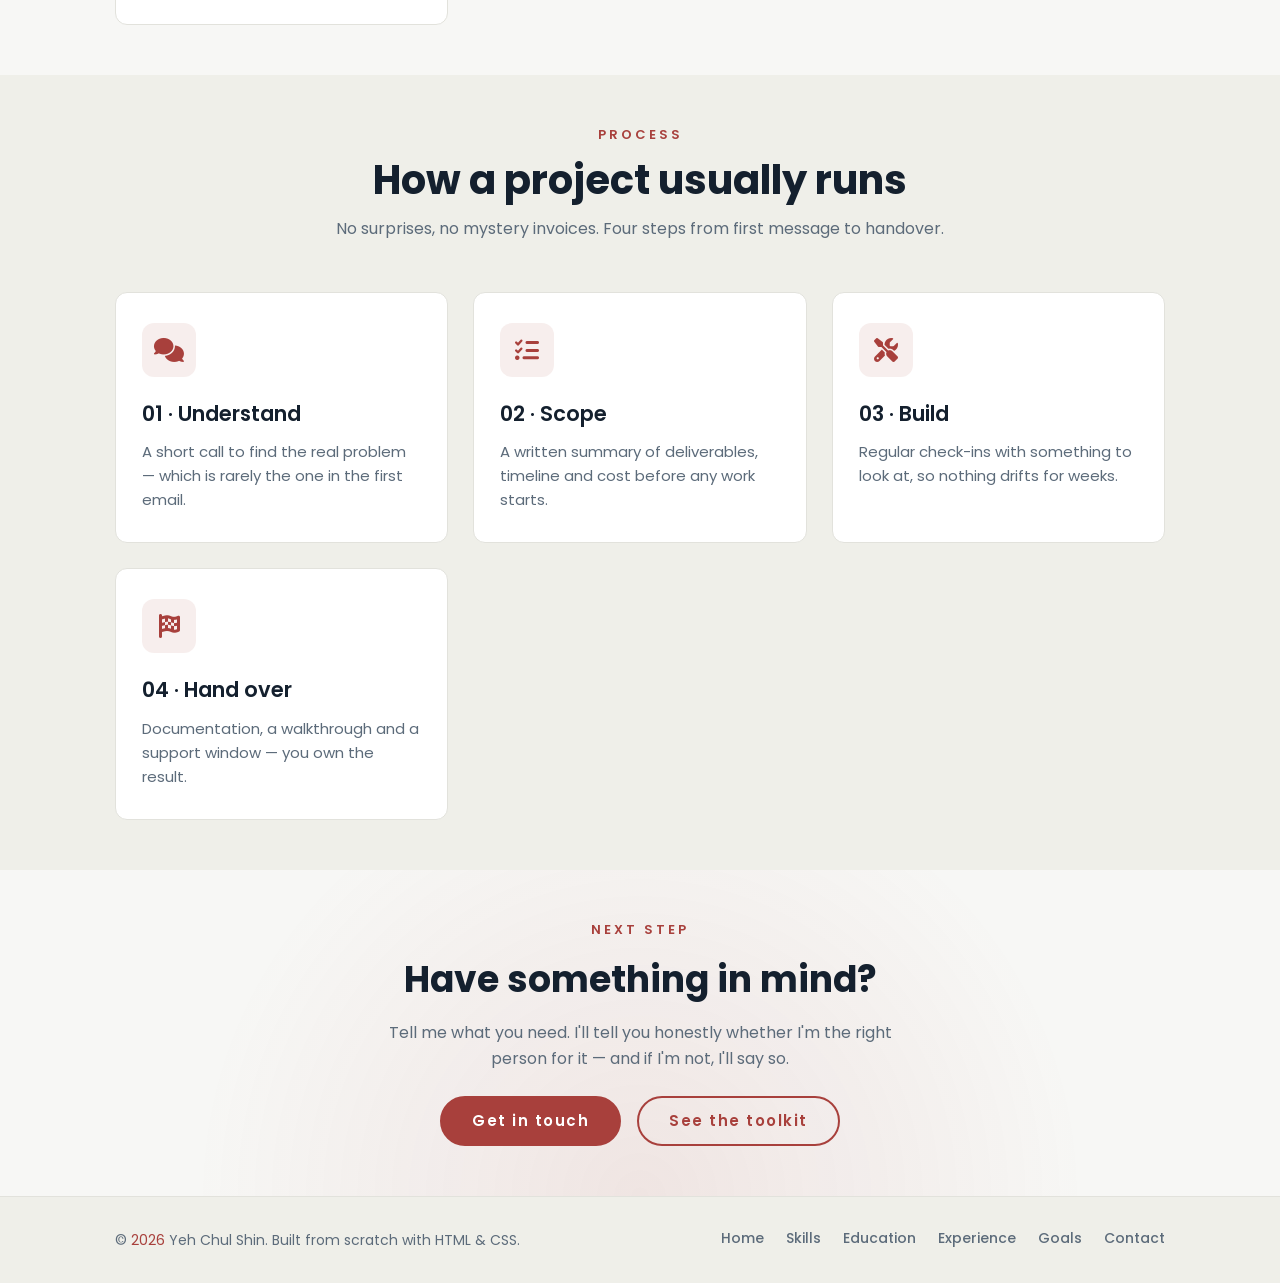
<file: services.html>
<!DOCTYPE html>
<html lang="en">
<head>
  <meta charset="UTF-8">
  <meta name="viewport" content="width=device-width, initial-scale=1.0">
  <meta name="description" content="What Yeh Chul Shin can take on — research and analysis, data and dashboards, multilingual communications, and photography and video.">
  <title>Services | Yeh Chul Shin</title>
  <link rel="canonical" href="https://ycshin2023.github.io/services.html">
  <link rel="icon" href="favicon.svg" type="image/svg+xml">

  <!-- Link preview, for when the URL is pasted into LinkedIn, an email
       or an application form. og:image must be an absolute URL. -->
  <meta property="og:type" content="website">
  <meta property="og:site_name" content="Yeh Chul Shin">
  <meta property="og:url" content="https://ycshin2023.github.io/services.html">
  <meta property="og:title" content="What I do | Yeh Chul Shin">
  <meta property="og:description" content="What Yeh Chul Shin can take on — research and analysis, data and dashboards, multilingual communications, and photography and video.">
  <meta property="og:image" content="https://ycshin2023.github.io/og-image.jpg">
  <meta property="og:image:width" content="1200">
  <meta property="og:image:height" content="630">
  <meta property="og:image:alt" content="Yeh Chul Shin — financial analyst and asset management">
  <meta name="twitter:card" content="summary_large_image">
  <meta name="twitter:title" content="What I do | Yeh Chul Shin">
  <meta name="twitter:description" content="What Yeh Chul Shin can take on — research and analysis, data and dashboards, multilingual communications, and photography and video.">
  <meta name="twitter:image" content="https://ycshin2023.github.io/og-image.jpg">
  <link rel="stylesheet" href="style.css">
  <link rel="stylesheet" href="https://cdnjs.cloudflare.com/ajax/libs/font-awesome/6.5.2/css/all.min.css">
  <!-- Flags that JS is alive so the scroll-reveal styles can apply. -->
  <script>document.documentElement.classList.add('js');</script>
</head>
<body>

  <header>
    <a href="index.html" class="logo">Yeh Chul</a>
    <button class="menu-toggle" aria-label="Toggle navigation" aria-expanded="false">
      <i class="fa-solid fa-bars"></i>
    </button>
    <nav>
      <a href="index.html">Home</a>
      <a href="services.html" class="active">Services</a>
      <a href="skills.html">Skills</a>
      <a href="education.html">Education</a>
      <a href="experience.html">Experience</a>
      <a href="goals.html">Goals</a>
      <a href="contact.html">Contact</a>
    </nav>
  </header>

  <section class="page-hero">
    <p class="breadcrumb"><a href="index.html">Home</a> / Services</p>
    <h1>What I can <span>do for you</span></h1>
    <p>
      Four things I'm genuinely useful for, and what you get back from each.
      Two come from the work I do now, two I take on freelance &mdash; and the
      overlap between them is usually where I'm most useful.
    </p>
  </section>

  <!-- ===== Service cards ===== -->
  <section>
    <div class="card-grid">

      <div class="card reveal">
        <div class="icon"><i class="fa-solid fa-chart-line"></i></div>
        <h3>Research &amp; Analysis</h3>
        <p>
          Market, competitor and sector research pulled together into something
          short enough that a busy desk will actually read it.
        </p>
        <ul>
          <li>Market and competitor briefs with the sources attached</li>
          <li>Company and sector summaries for a specific decision</li>
          <li>Regulatory and product developments tracked across markets</li>
          <li>Research across Korean, English and Spanish sources, reported in any of them</li>
        </ul>
        <a href="contact.html" class="card-link">Talk about a research brief &rarr;</a>
      </div>

      <div class="card reveal">
        <div class="icon"><i class="fa-solid fa-chart-column"></i></div>
        <h3>Data &amp; Dashboards</h3>
        <p>
          Messy exports in, one dashboard out &mdash; so a meeting starts from
          the same numbers instead of arguing about whose sheet is right.
        </p>
        <ul>
          <li>Dashboards and summaries built around the decision, not the data</li>
          <li>Cleaning and reconciling data from several sources</li>
          <li>Recurring reports set up so they refresh instead of being rebuilt</li>
          <li>Excel models a colleague can still follow six months later</li>
        </ul>
        <a href="contact.html" class="card-link">Talk about your numbers &rarr;</a>
      </div>

      <div class="card reveal">
        <div class="icon"><i class="fa-solid fa-bullhorn"></i></div>
        <h3>Communications &amp; Content</h3>
        <p>
          Writing that lands in more than one language &mdash; adapted for the
          market rather than run through a translator.
        </p>
        <ul>
          <li>Announcements, press material and launch copy</li>
          <li>The same message rewritten for Korean, English and Spanish audiences, not run through a translator</li>
          <li>Crypto and fintech subject matter explained without the jargon</li>
          <li>Coverage and response tracked, then fed into the next round</li>
        </ul>
        <a href="contact.html" class="card-link">Talk about a launch &rarr;</a>
      </div>

      <div class="card reveal">
        <div class="icon"><i class="fa-solid fa-camera-retro"></i></div>
        <h3>Photography &amp; Video</h3>
        <p>
          The other half of the brain. Stills and short-form video, shot and
          cut end to end, delivered ready to publish.
        </p>
        <ul>
          <li>Portraits, headshots and event coverage</li>
          <li>Short-form video edited alongside the stills</li>
          <li>Travel and location work &mdash; I am usually already somewhere else</li>
          <li>Colour-graded edits delivered in web and print sizes</li>
        </ul>
        <a href="contact.html" class="card-link">Check availability &rarr;</a>
      </div>

    </div>
  </section>

  <!-- ===== How I work ===== -->
  <section class="alt-bg">
    <div class="section-head reveal">
      <span class="eyebrow">Process</span>
      <h2>How a project usually runs</h2>
      <p>No surprises, no mystery invoices. Four steps from first message to handover.</p>
    </div>

    <div class="card-grid">
      <div class="card reveal">
        <div class="icon"><i class="fa-solid fa-comments"></i></div>
        <h3>01 &middot; Understand</h3>
        <p>A short call to find the real problem &mdash; which is rarely the one in the first email.</p>
      </div>
      <div class="card reveal">
        <div class="icon"><i class="fa-solid fa-list-check"></i></div>
        <h3>02 &middot; Scope</h3>
        <p>A written summary of deliverables, timeline and cost before any work starts.</p>
      </div>
      <div class="card reveal">
        <div class="icon"><i class="fa-solid fa-screwdriver-wrench"></i></div>
        <h3>03 &middot; Build</h3>
        <p>Regular check-ins with something to look at, so nothing drifts for weeks.</p>
      </div>
      <div class="card reveal">
        <div class="icon"><i class="fa-solid fa-flag-checkered"></i></div>
        <h3>04 &middot; Hand over</h3>
        <p>Documentation, a walkthrough and a support window &mdash; you own the result.</p>
      </div>
    </div>
  </section>

  <section class="cta">
    <div class="reveal">
      <span class="eyebrow">Next step</span>
      <h2>Have something in mind?</h2>
      <p>Tell me what you need. I'll tell you honestly whether I'm the right person for it &mdash; and if I'm not, I'll say so.</p>
      <div class="btn-row">
        <a href="contact.html" class="btn solid">Get in touch</a>
        <a href="skills.html" class="btn">See the toolkit</a>
      </div>
    </div>
  </section>

  <footer>
    <p>&copy; <span class="year"></span> Yeh Chul Shin. Built from scratch with HTML &amp; CSS.</p>
    <nav>
      <a href="index.html">Home</a>
      <a href="skills.html">Skills</a>
      <a href="education.html">Education</a>
      <a href="experience.html">Experience</a>
      <a href="goals.html">Goals</a>
      <a href="contact.html">Contact</a>
    </nav>
  </footer>

  <script src="script.js"></script>
</body>
</html>
</file>
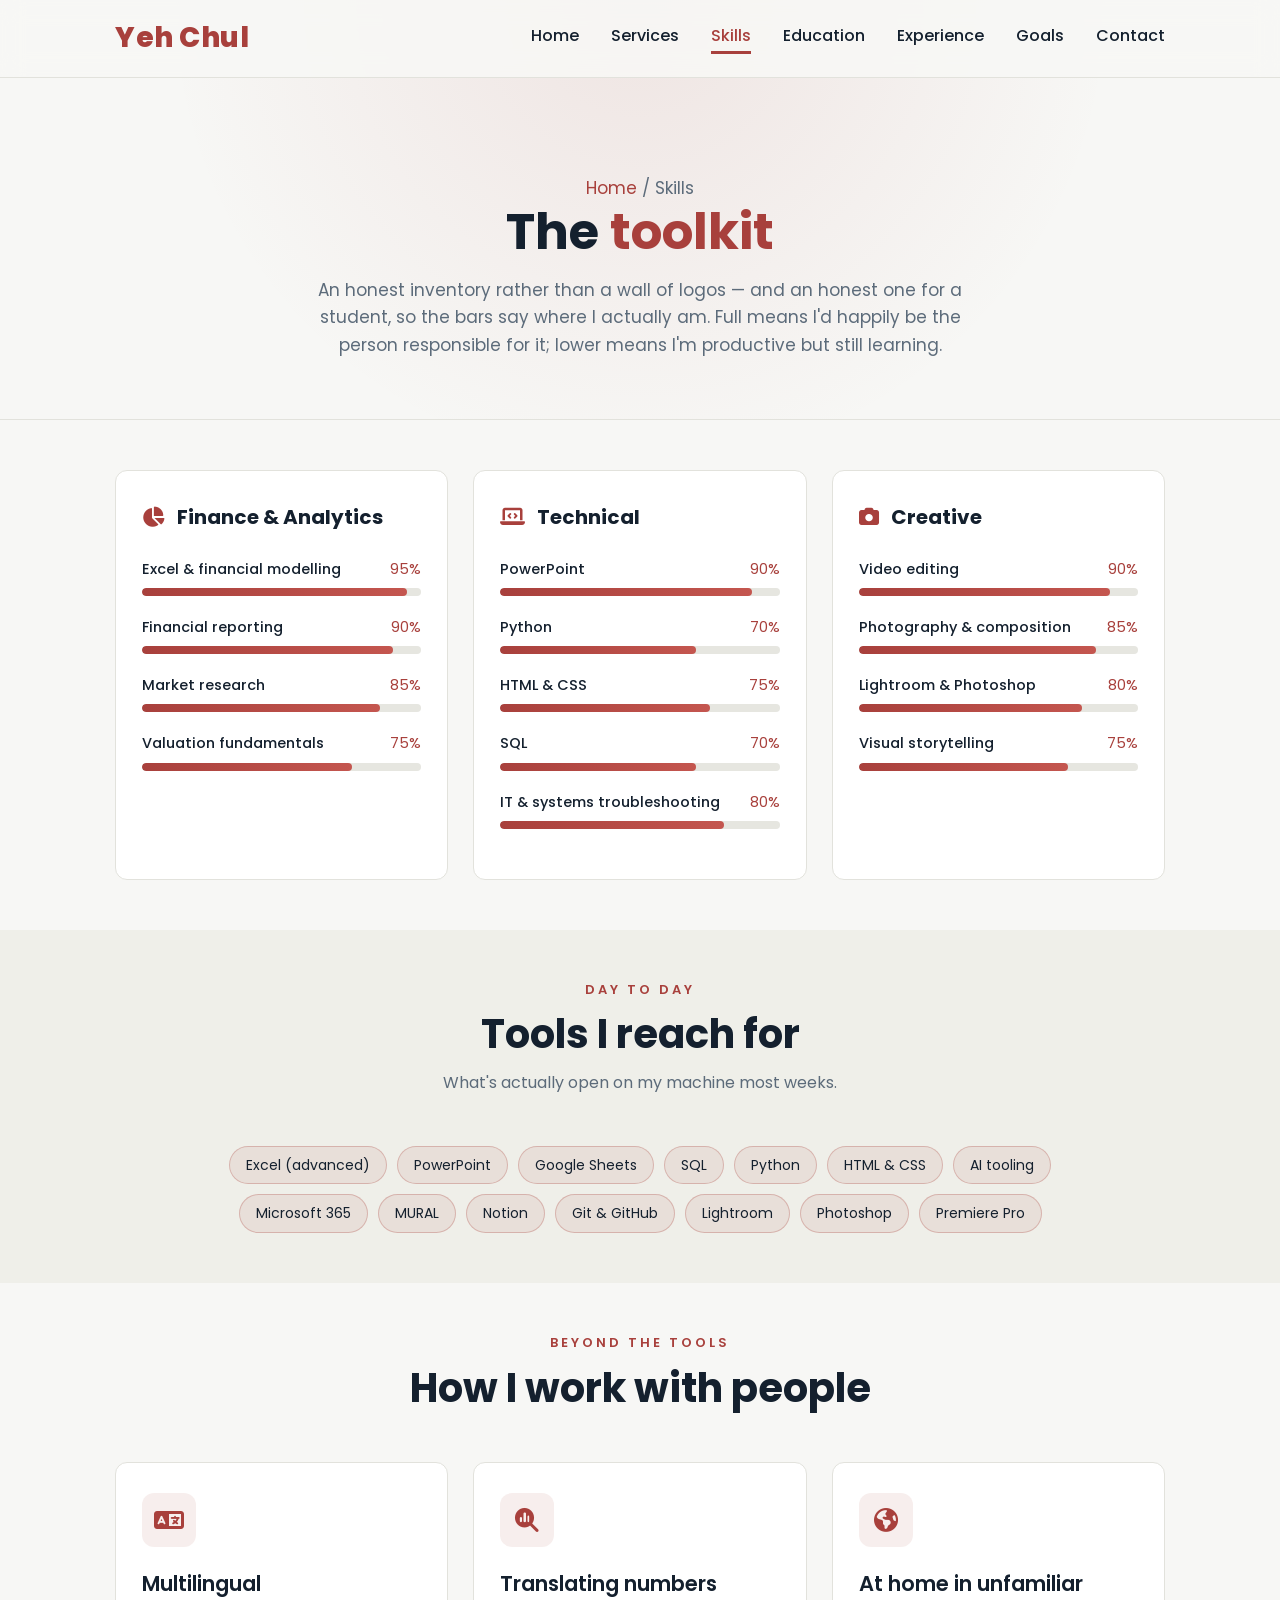
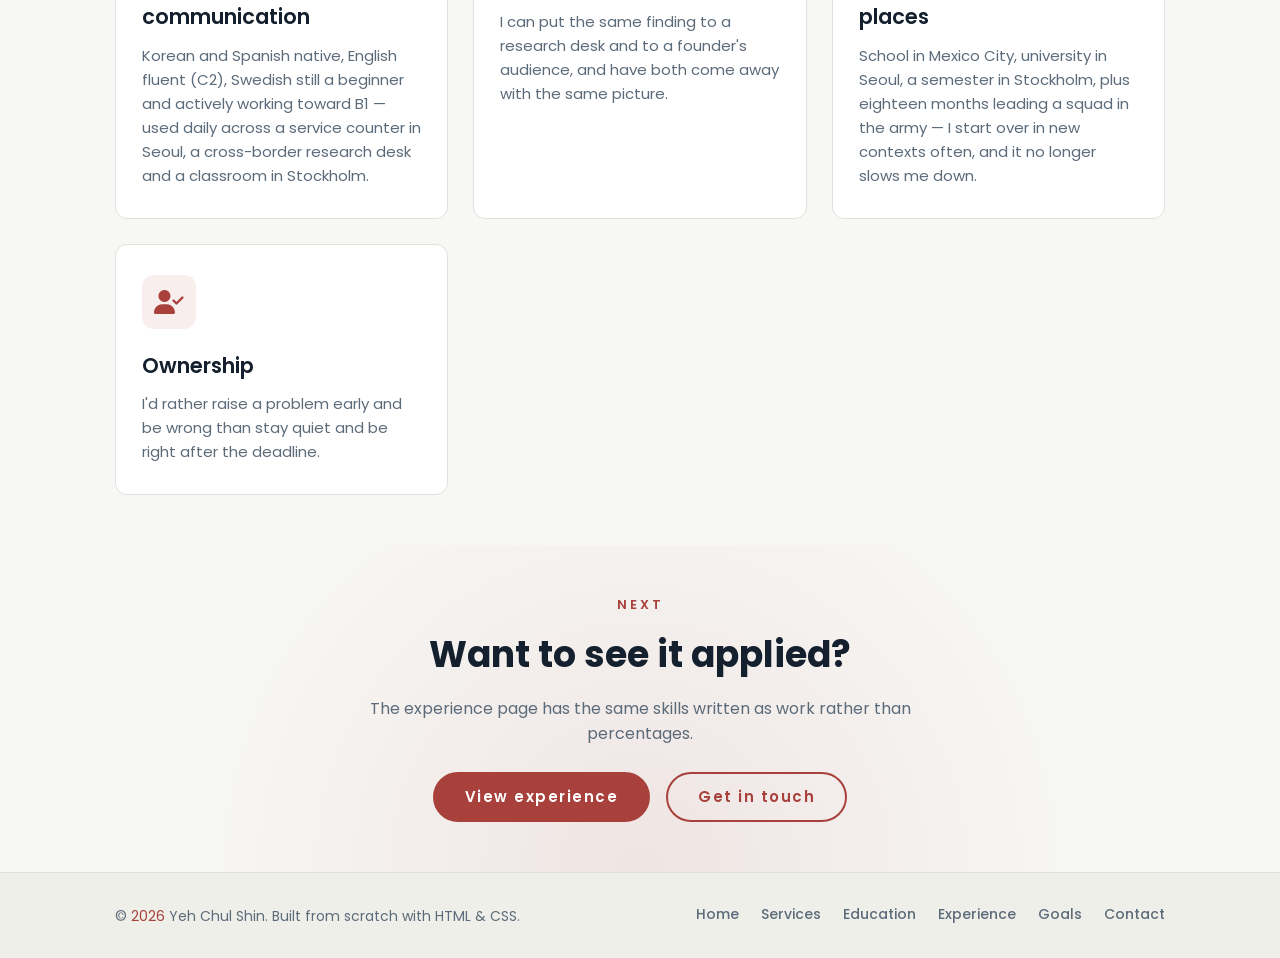
<file: skills.html>
<!DOCTYPE html>
<html lang="en">
<head>
  <meta charset="UTF-8">
  <meta name="viewport" content="width=device-width, initial-scale=1.0">
  <meta name="description" content="Skills and tools — finance and analytics, communications and PR, web, and creative work, with an honest read on each.">
  <title>Skills | Yeh Chul Shin</title>
  <link rel="canonical" href="https://ycshin2023.github.io/skills.html">
  <link rel="icon" href="favicon.svg" type="image/svg+xml">

  <!-- Link preview, for when the URL is pasted into LinkedIn, an email
       or an application form. og:image must be an absolute URL. -->
  <meta property="og:type" content="website">
  <meta property="og:site_name" content="Yeh Chul Shin">
  <meta property="og:url" content="https://ycshin2023.github.io/skills.html">
  <meta property="og:title" content="Skills | Yeh Chul Shin">
  <meta property="og:description" content="Skills and tools — finance and analytics, communications and PR, web, and creative work, with an honest read on each.">
  <meta property="og:image" content="https://ycshin2023.github.io/og-image.jpg">
  <meta property="og:image:width" content="1200">
  <meta property="og:image:height" content="630">
  <meta property="og:image:alt" content="Yeh Chul Shin — financial analyst and asset management">
  <meta name="twitter:card" content="summary_large_image">
  <meta name="twitter:title" content="Skills | Yeh Chul Shin">
  <meta name="twitter:description" content="Skills and tools — finance and analytics, communications and PR, web, and creative work, with an honest read on each.">
  <meta name="twitter:image" content="https://ycshin2023.github.io/og-image.jpg">
  <link rel="stylesheet" href="style.css">
  <link rel="stylesheet" href="https://cdnjs.cloudflare.com/ajax/libs/font-awesome/6.5.2/css/all.min.css">
  <!-- Flags that JS is alive so the scroll-reveal styles can apply. -->
  <script>document.documentElement.classList.add('js');</script>
</head>
<body>

  <header>
    <a href="index.html" class="logo">Yeh Chul</a>
    <button class="menu-toggle" aria-label="Toggle navigation" aria-expanded="false">
      <i class="fa-solid fa-bars"></i>
    </button>
    <nav>
      <a href="index.html">Home</a>
      <a href="services.html">Services</a>
      <a href="skills.html" class="active">Skills</a>
      <a href="education.html">Education</a>
      <a href="experience.html">Experience</a>
      <a href="goals.html">Goals</a>
      <a href="contact.html">Contact</a>
    </nav>
  </header>

  <section class="page-hero">
    <p class="breadcrumb"><a href="index.html">Home</a> / Skills</p>
    <h1>The <span>toolkit</span></h1>
    <p>
      An honest inventory rather than a wall of logos &mdash; and an honest one
      for a student, so the bars say where I actually am. Full means I'd happily
      be the person responsible for it; lower means I'm productive but still
      learning.
    </p>
  </section>

  <!-- ===== Skill groups ===== data-level drives the bar width. -->
  <section>
    <div class="card-grid">

      <div class="skill-block reveal">
        <h3><i class="fa-solid fa-chart-pie"></i> Finance &amp; Analytics</h3>

        <div class="skill">
          <div class="skill-label"><strong>Excel &amp; financial modelling</strong><span>95%</span></div>
          <div class="bar"><span data-level="95"></span></div>
        </div>
        <div class="skill">
          <div class="skill-label"><strong>Financial reporting</strong><span>90%</span></div>
          <div class="bar"><span data-level="90"></span></div>
        </div>
        <div class="skill">
          <div class="skill-label"><strong>Market research</strong><span>85%</span></div>
          <div class="bar"><span data-level="85"></span></div>
        </div>
        <div class="skill">
          <div class="skill-label"><strong>Valuation fundamentals</strong><span>75%</span></div>
          <div class="bar"><span data-level="75"></span></div>
        </div>
      </div>

      <div class="skill-block reveal">
        <h3><i class="fa-solid fa-laptop-code"></i> Technical</h3>

        <div class="skill">
          <div class="skill-label"><strong>PowerPoint</strong><span>90%</span></div>
          <div class="bar"><span data-level="90"></span></div>
        </div>
        <div class="skill">
          <div class="skill-label"><strong>Python</strong><span>70%</span></div>
          <div class="bar"><span data-level="70"></span></div>
        </div>
        <div class="skill">
          <div class="skill-label"><strong>HTML &amp; CSS</strong><span>75%</span></div>
          <div class="bar"><span data-level="75"></span></div>
        </div>
        <div class="skill">
          <div class="skill-label"><strong>SQL</strong><span>70%</span></div>
          <div class="bar"><span data-level="70"></span></div>
        </div>
        <div class="skill">
          <div class="skill-label"><strong>IT &amp; systems troubleshooting</strong><span>80%</span></div>
          <div class="bar"><span data-level="80"></span></div>
        </div>
      </div>

      <div class="skill-block reveal">
        <h3><i class="fa-solid fa-camera"></i> Creative</h3>

        <div class="skill">
          <div class="skill-label"><strong>Video editing</strong><span>90%</span></div>
          <div class="bar"><span data-level="90"></span></div>
        </div>
        <div class="skill">
          <div class="skill-label"><strong>Photography &amp; composition</strong><span>85%</span></div>
          <div class="bar"><span data-level="85"></span></div>
        </div>
        <div class="skill">
          <div class="skill-label"><strong>Lightroom &amp; Photoshop</strong><span>80%</span></div>
          <div class="bar"><span data-level="80"></span></div>
        </div>
        <div class="skill">
          <div class="skill-label"><strong>Visual storytelling</strong><span>75%</span></div>
          <div class="bar"><span data-level="75"></span></div>
        </div>
      </div>

    </div>
  </section>

  <!-- ===== Tools ===== -->
  <section class="alt-bg">
    <div class="section-head reveal">
      <span class="eyebrow">Day to day</span>
      <h2>Tools I reach for</h2>
      <p>What's actually open on my machine most weeks.</p>
    </div>

    <div class="tag-cloud reveal" style="max-width: 90rem; margin: 0 auto; justify-content: center;">
      <span class="tag">Excel (advanced)</span>
      <span class="tag">PowerPoint</span>
      <span class="tag">Google Sheets</span>
      <span class="tag">SQL</span>
      <span class="tag">Python</span>
      <span class="tag">HTML &amp; CSS</span>
      <span class="tag">AI tooling</span>
      <span class="tag">Microsoft 365</span>
      <span class="tag">MURAL</span>
      <span class="tag">Notion</span>
      <span class="tag">Git &amp; GitHub</span>
      <span class="tag">Lightroom</span>
      <span class="tag">Photoshop</span>
      <span class="tag">Premiere Pro</span>
    </div>
  </section>

  <!-- ===== Soft skills ===== -->
  <section>
    <div class="section-head reveal">
      <span class="eyebrow">Beyond the tools</span>
      <h2>How I work with people</h2>
    </div>

    <div class="card-grid">
      <div class="card reveal">
        <div class="icon"><i class="fa-solid fa-language"></i></div>
        <h3>Multilingual communication</h3>
        <p>Korean and Spanish native, English fluent (C2), Swedish still a beginner and actively working toward B1 &mdash; used daily across a service counter in Seoul, a cross-border research desk and a classroom in Stockholm.</p>
      </div>
      <div class="card reveal">
        <div class="icon"><i class="fa-solid fa-magnifying-glass-chart"></i></div>
        <h3>Translating numbers</h3>
        <p>I can put the same finding to a research desk and to a founder's audience, and have both come away with the same picture.</p>
      </div>
      <div class="card reveal">
        <div class="icon"><i class="fa-solid fa-earth-americas"></i></div>
        <h3>At home in unfamiliar places</h3>
        <p>School in Mexico City, university in Seoul, a semester in Stockholm, plus eighteen months leading a squad in the army &mdash; I start over in new contexts often, and it no longer slows me down.</p>
      </div>
      <div class="card reveal">
        <div class="icon"><i class="fa-solid fa-user-check"></i></div>
        <h3>Ownership</h3>
        <p>I'd rather raise a problem early and be wrong than stay quiet and be right after the deadline.</p>
      </div>
    </div>
  </section>

  <section class="cta">
    <div class="reveal">
      <span class="eyebrow">Next</span>
      <h2>Want to see it applied?</h2>
      <p>The experience page has the same skills written as work rather than percentages.</p>
      <div class="btn-row">
        <a href="experience.html" class="btn solid">View experience</a>
        <a href="contact.html" class="btn">Get in touch</a>
      </div>
    </div>
  </section>

  <footer>
    <p>&copy; <span class="year"></span> Yeh Chul Shin. Built from scratch with HTML &amp; CSS.</p>
    <nav>
      <a href="index.html">Home</a>
      <a href="services.html">Services</a>
      <a href="education.html">Education</a>
      <a href="experience.html">Experience</a>
      <a href="goals.html">Goals</a>
      <a href="contact.html">Contact</a>
    </nav>
  </footer>

  <script src="script.js"></script>
</body>
</html>
</file>
<file: style.css>
@import url('https://fonts.googleapis.com/css2?family=Poppins:wght@200;300;400;500;600;700;800&family=Roboto:ital,wght@0,100..900;1,100..900&display=swap');

/* ============================================================
   Design tokens
   ============================================================ */
:root {
  --accent: #a8403c;
  --accent-light: #c4564f;
  --accent-soft: rgba(168, 64, 60, 0.09);
  --accent-ink: #ffffff;
  --bg: #f7f7f5;
  --surface: #efefe9;
  --surface-2: #ffffff;
  --line: #e2e2dc;
  --line-accent: rgba(168, 64, 60, 0.28);
  --text: #14202e;
  --muted: #5c6b7a;
  --radius: 1.2rem;
  --shadow: 0 1px 2px rgba(20, 32, 46, 0.06), 0 1.2rem 2.8rem rgba(20, 32, 46, 0.10);
}

* {
  margin: 0;
  padding: 0;
  box-sizing: border-box;
  text-decoration: none;
  border: none;
  outline: none;
  font-family: 'Poppins', Arial, Helvetica, sans-serif;
}

html {
  font-size: 62.5%;
  scroll-behavior: smooth;
}

body {
  width: 100%;
  min-height: 100vh;
  overflow-x: hidden;
  background-color: var(--bg);
  color: var(--text);
  line-height: 1.6;
}

::selection {
  background-color: var(--accent);
  color: var(--accent-ink);
}

img {
  max-width: 100%;
  display: block;
}

span {
  color: var(--accent);
}

/* ============================================================
   Header / navigation
   ============================================================ */
header {
  position: fixed;
  top: 0;
  left: 0;
  width: 100%;
  padding: 1.6rem 9%;
  background-color: rgba(247, 247, 245, 0.88);
  backdrop-filter: blur(12px);
  border-bottom: 1px solid var(--line);
  display: flex;
  justify-content: space-between;
  align-items: center;
  z-index: 100;
}

.logo {
  font-size: 2.8rem;
  color: var(--accent);
  font-weight: 800;
  letter-spacing: 0.05rem;
  transition: 0.3s ease;
}

.logo:hover {
  transform: scale(1.05);
}

nav {
  display: flex;
  align-items: center;
}

nav a {
  font-size: 1.6rem;
  color: var(--text);
  margin-left: 3.2rem;
  font-weight: 500;
  transition: 0.3s ease;
  border-bottom: 3px solid transparent;
  padding-bottom: 0.3rem;
}

nav a:hover,
nav a.active {
  color: var(--accent);
  border-bottom-color: var(--accent);
}

.menu-toggle {
  display: none;
  /* Explicit box so the button stays tappable even if the icon font
     fails to load and the <i> inside it renders empty. */
  width: 4.4rem;
  height: 4.4rem;
  align-items: center;
  justify-content: center;
  font-size: 2.6rem;
  line-height: 1;
  color: var(--accent);
  background: transparent;
  border-radius: 0.8rem;
  cursor: pointer;
}

.menu-toggle:hover {
  background-color: var(--accent-soft);
}

/* ============================================================
   Layout helpers
   ============================================================ */
section {
  padding: 5rem 9%;
}

.section-head {
  max-width: 70rem;
  margin: 0 auto 5rem;
  text-align: center;
}

.eyebrow {
  display: inline-block;
  font-size: 1.3rem;
  letter-spacing: 0.3rem;
  text-transform: uppercase;
  color: var(--accent);
  font-weight: 600;
  margin-bottom: 1rem;
}

.section-head h2 {
  font-size: 4rem;
  font-weight: 700;
  line-height: 1.2;
}

.section-head p {
  font-size: 1.6rem;
  color: var(--muted);
  margin-top: 1.2rem;
}

.alt-bg {
  background-color: var(--surface);
}

/* ============================================================
   Buttons
   ============================================================ */
.btn {
  display: inline-block;
  padding: 1.1rem 3rem;
  background-color: transparent;
  border-radius: 4rem;
  font-size: 1.5rem;
  color: var(--accent);
  letter-spacing: 0.15rem;
  font-weight: 600;
  border: 2px solid var(--accent);
  transition: 0.3s ease;
  cursor: pointer;
}

.btn:hover {
  transform: translateY(-3px);
  background-color: var(--accent);
  color: var(--accent-ink);
  box-shadow: 0 0.6rem 1.8rem rgba(168, 64, 60, 0.28);
}

.btn.solid {
  background-color: var(--accent);
  color: var(--accent-ink);
}

.btn.solid:hover {
  background-color: transparent;
  color: var(--accent);
}

.btn-row {
  display: flex;
  flex-wrap: wrap;
  gap: 1.6rem;
  margin-top: 2.5rem;
}

/* ============================================================
   Home / hero
   ============================================================ */
.home {
  display: flex;
  justify-content: center;
  align-items: center;
  gap: 8rem;
  min-height: 100vh;
  padding-top: 12rem;
}

.home .home-content h1 {
  font-size: 5.6rem;
  font-weight: 700;
  line-height: 1.25;
}

.home-content h3 {
  font-size: 3.2rem;
  margin-bottom: 1.5rem;
  font-weight: 600;
}

.home-content p {
  font-size: 1.6rem;
  color: var(--muted);
  max-width: 58rem;
}

.home-img img {
  width: 30vw;
  min-width: 26rem;
  aspect-ratio: 1;
  object-fit: cover;
  border-radius: 50%;
  border: 3px solid var(--accent);
  box-shadow: 0 1.2rem 3rem rgba(20, 32, 46, 0.14);
  transition: 0.3s ease;
}

.home-img img:hover {
  transform: scale(1.03);
  box-shadow: 0 1.8rem 4rem rgba(168, 64, 60, 0.26);
}

.social-icons {
  display: flex;
  gap: 1.5rem;
  margin: 2.5rem 0;
}

.social-icons a {
  display: inline-flex;
  justify-content: center;
  align-items: center;
  width: 4.4rem;
  height: 4.4rem;
  border: 0.2rem solid var(--accent);
  font-size: 2rem;
  border-radius: 50%;
  transition: 0.3s ease;
  color: var(--accent);
}

.social-icons a:hover {
  color: var(--accent-ink);
  transform: translateY(-5px);
  background-color: var(--accent);
  box-shadow: 0 0.5rem 1.4rem rgba(168, 64, 60, 0.3);
}

/* Rotating job title */
.typing-text {
  font-size: 3.2rem;
  font-weight: 600;
  min-width: 28rem;
}

.typing-text span {
  position: relative;
}

/* The word itself. One word per quarter of the cycle, so each gets 4s. */
.typing-text span::before {
  content: "Business Student";
  color: var(--accent);
  animation: words 16s infinite;
}

/* A mask sitting over the word, with the caret on its leading edge.
   Full width hides the word, zero width reveals it — so shrinking the
   mask types the word out and growing it again deletes it. `typing` runs
   at exactly one quarter of `words`, which is what keeps one type-hold-
   delete pass aligned to one word. */
.typing-text span::after {
  content: "";
  background-color: var(--bg);
  position: absolute;
  top: 0;
  right: -0.8rem;
  width: calc(100% + 0.8rem);
  height: 100%;
  border-left: 3px solid var(--bg);
  animation: cursor 0.7s infinite, typing 4s steps(18, end) infinite;
}

@keyframes cursor {
  to { border-left-color: var(--accent); }
}

@keyframes typing {
  /* Covered at both ends, so the word underneath swaps out of sight. */
  0%, 8%    { width: calc(100% + 0.8rem); }
  46%, 70%  { width: 0; }
  96%, 100% { width: calc(100% + 0.8rem); }
}

@keyframes words {
  0%, 25%   { content: "Business Student"; }
  26%, 50%  { content: "Financial Analyst"; }
  51%, 75%  { content: "Research Assistant"; }
  76%, 100% { content: "Video Editor"; }
}

/* ============================================================
   Stats strip
   ============================================================ */
.stats {
  display: grid;
  grid-template-columns: repeat(auto-fit, minmax(20rem, 1fr));
  gap: 2rem;
  padding: 4rem 9%;
  background-color: var(--surface);
  border-block: 1px solid var(--line);
}

.stat {
  text-align: center;
}

.stat strong {
  display: block;
  font-size: 4rem;
  font-weight: 700;
  color: var(--accent);
  line-height: 1.1;
}

.stat span {
  font-size: 1.4rem;
  color: var(--muted);
  letter-spacing: 0.1rem;
}

/* ============================================================
   Page banner (sub-pages)
   ============================================================ */
.page-hero {
  padding: 16rem 9% 6rem;
  text-align: center;
  background:
    radial-gradient(circle at 50% 0%, rgba(168, 64, 60, 0.10), transparent 62%),
    var(--bg);
  border-bottom: 1px solid var(--line);
}

.page-hero h1 {
  font-size: 5rem;
  font-weight: 700;
  line-height: 1.2;
}

.page-hero p {
  font-size: 1.7rem;
  color: var(--muted);
  max-width: 68rem;
  margin: 1.5rem auto 0;
}

.breadcrumb {
  font-size: 1.4rem;
  color: var(--muted);
  margin-bottom: 1.5rem;
}

.breadcrumb a {
  color: var(--accent);
}

.breadcrumb a:hover {
  text-decoration: underline;
}

/* ============================================================
   Cards
   ============================================================ */
.card-grid {
  display: grid;
  grid-template-columns: repeat(auto-fit, minmax(30rem, 1fr));
  gap: 2.5rem;
}

.card {
  background-color: var(--surface-2);
  border: 1px solid var(--line);
  border-radius: var(--radius);
  padding: 3rem 2.6rem;
  transition: 0.3s ease;
}

.card:hover {
  transform: translateY(-6px);
  border-color: var(--accent);
  box-shadow: var(--shadow);
}

.card .icon {
  display: inline-flex;
  justify-content: center;
  align-items: center;
  width: 5.4rem;
  height: 5.4rem;
  border-radius: 1.2rem;
  background-color: var(--accent-soft);
  color: var(--accent);
  font-size: 2.4rem;
  margin-bottom: 2rem;
}

.card h3 {
  font-size: 2.1rem;
  font-weight: 600;
  margin-bottom: 1rem;
}

.card p {
  font-size: 1.5rem;
  color: var(--muted);
}

.card ul {
  list-style: none;
  margin-top: 1.8rem;
  display: grid;
  gap: 0.9rem;
}

.card ul li {
  font-size: 1.45rem;
  color: var(--muted);
  padding-left: 2.4rem;
  position: relative;
}

.card ul li::before {
  content: "\2713";
  position: absolute;
  left: 0;
  color: var(--accent);
  font-weight: 700;
}

.card-link {
  display: inline-block;
  margin-top: 2rem;
  font-size: 1.45rem;
  font-weight: 600;
  color: var(--accent);
}

.card-link:hover {
  letter-spacing: 0.08rem;
}

/* Teaser cards on the home page */
.teaser {
  display: block;
  color: inherit;
}

.teaser h3 {
  display: flex;
  align-items: center;
  justify-content: space-between;
  gap: 1rem;
}

.teaser h3 i {
  color: var(--accent);
  font-size: 1.6rem;
  transition: 0.3s ease;
}

.teaser:hover h3 i {
  transform: translateX(6px);
}

/* ============================================================
   Skills
   ============================================================ */
.skill-block {
  background-color: var(--surface-2);
  border: 1px solid var(--line);
  border-radius: var(--radius);
  padding: 3rem 2.6rem;
}

.skill-block h3 {
  font-size: 2rem;
  margin-bottom: 2.5rem;
  display: flex;
  align-items: center;
  gap: 1.2rem;
}

.skill-block h3 i {
  color: var(--accent);
}

.skill {
  margin-bottom: 2rem;
}

.skill-label {
  display: flex;
  justify-content: space-between;
  font-size: 1.45rem;
  margin-bottom: 0.7rem;
  color: var(--muted);
}

.skill-label strong {
  color: var(--text);
  font-weight: 500;
}

.bar {
  height: 0.8rem;
  border-radius: 1rem;
  background-color: #e6e6e0;
  overflow: hidden;
}

.bar span {
  display: block;
  height: 100%;
  width: 0;
  border-radius: 1rem;
  background: linear-gradient(90deg, var(--accent), var(--accent-light));
  transition: width 1.2s cubic-bezier(0.2, 0.8, 0.2, 1);
}

.tag-cloud {
  display: flex;
  flex-wrap: wrap;
  gap: 1rem;
}

.tag {
  font-size: 1.4rem;
  padding: 0.7rem 1.6rem;
  border-radius: 4rem;
  border: 1px solid var(--line-accent);
  background-color: var(--accent-soft);
  color: var(--text);
  transition: 0.3s ease;
}

.tag:hover {
  background-color: var(--accent);
  color: var(--accent-ink);
  transform: translateY(-3px);
}

/* ============================================================
   Timeline (education + experience)
   ============================================================ */
.timeline {
  position: relative;
  max-width: 88rem;
  margin: 0 auto;
  padding-left: 3.5rem;
}

.timeline::before {
  content: "";
  position: absolute;
  left: 0.85rem;
  top: 0.8rem;
  bottom: 0.8rem;
  width: 2px;
  background: linear-gradient(180deg, var(--accent), rgba(168, 64, 60, 0.12));
}

.timeline-item {
  position: relative;
  background-color: var(--surface-2);
  border: 1px solid var(--line);
  border-radius: var(--radius);
  padding: 2.6rem 2.6rem;
  margin-bottom: 2.5rem;
  transition: 0.3s ease;
}

.timeline-item:hover {
  border-color: var(--accent);
  transform: translateX(6px);
}

.timeline-item::before {
  content: "";
  position: absolute;
  left: -3.32rem;
  top: 3rem;
  width: 1.4rem;
  height: 1.4rem;
  border-radius: 50%;
  background-color: var(--bg);
  border: 3px solid var(--accent);
}

.timeline-date {
  display: inline-block;
  font-size: 1.3rem;
  font-weight: 600;
  letter-spacing: 0.1rem;
  color: var(--accent);
  background-color: var(--accent-soft);
  padding: 0.4rem 1.4rem;
  border-radius: 4rem;
  margin-bottom: 1.2rem;
}

.timeline-item h3 {
  font-size: 2.1rem;
  font-weight: 600;
}

.timeline-item .org {
  font-size: 1.5rem;
  color: var(--accent);
  margin-bottom: 1.2rem;
}

.timeline-item p {
  font-size: 1.5rem;
  color: var(--muted);
}

.timeline-item ul {
  list-style: none;
  margin-top: 1.4rem;
  display: grid;
  gap: 0.9rem;
}

.timeline-item ul li {
  font-size: 1.45rem;
  color: var(--muted);
  padding-left: 2.2rem;
  position: relative;
}

.timeline-item ul li::before {
  content: "\25B8";
  position: absolute;
  left: 0;
  color: var(--accent);
}

.chip-row {
  display: flex;
  flex-wrap: wrap;
  gap: 0.8rem;
  margin-top: 1.8rem;
}

.chip {
  font-size: 1.25rem;
  padding: 0.4rem 1.2rem;
  border-radius: 4rem;
  border: 1px solid var(--line-accent);
  color: var(--muted);
}

/* ============================================================
   Contact
   ============================================================ */
.contact-wrap {
  display: grid;
  grid-template-columns: 1fr 1.25fr;
  gap: 3rem;
  max-width: 110rem;
  margin: 0 auto;
}

.contact-info {
  display: grid;
  gap: 1.6rem;
  align-content: start;
}

.info-item {
  display: flex;
  gap: 1.6rem;
  align-items: flex-start;
  background-color: var(--surface-2);
  border: 1px solid var(--line);
  border-radius: var(--radius);
  padding: 2rem 2.2rem;
  transition: 0.3s ease;
}

.info-item:hover {
  border-color: var(--accent);
}

.info-item i {
  color: var(--accent);
  font-size: 2rem;
  margin-top: 0.4rem;
}

.info-item h4 {
  font-size: 1.6rem;
  font-weight: 600;
}

.info-item p,
.info-item a {
  font-size: 1.45rem;
  color: var(--muted);
  word-break: break-word;
}

.info-item a:hover {
  color: var(--accent);
}

form {
  background-color: var(--surface-2);
  border: 1px solid var(--line);
  border-radius: var(--radius);
  padding: 3rem 2.8rem;
}

.field {
  margin-bottom: 1.8rem;
}

.field label {
  display: block;
  font-size: 1.4rem;
  margin-bottom: 0.7rem;
  color: var(--muted);
}

.field input,
.field select,
.field textarea {
  width: 100%;
  font-size: 1.5rem;
  color: var(--text);
  background-color: var(--surface);
  border: 1px solid var(--line);
  border-radius: 0.8rem;
  padding: 1.2rem 1.4rem;
  transition: 0.3s ease;
}

.field input:focus,
.field select:focus,
.field textarea:focus {
  border-color: var(--accent);
  box-shadow: 0 0 0 3px var(--accent-soft);
}

.field textarea {
  resize: vertical;
  min-height: 14rem;
}

.form-note {
  font-size: 1.3rem;
  color: var(--muted);
  margin-top: 1.5rem;
}

.form-status {
  font-size: 1.45rem;
  margin-top: 1.5rem;
  display: none;
}

.form-status.show {
  display: block;
  color: var(--accent);
}

/* ============================================================
   CTA band + footer
   ============================================================ */
.cta {
  text-align: center;
  background:
    radial-gradient(circle at 50% 100%, rgba(168, 64, 60, 0.10), transparent 62%),
    var(--bg);
}

.cta h2 {
  font-size: 3.6rem;
  font-weight: 700;
}

.cta p {
  font-size: 1.6rem;
  color: var(--muted);
  max-width: 56rem;
  margin: 1.2rem auto 0;
}

.cta .btn-row {
  justify-content: center;
}

footer {
  padding: 3rem 9%;
  background-color: var(--surface);
  border-top: 1px solid var(--line);
  display: flex;
  flex-wrap: wrap;
  gap: 1.5rem;
  justify-content: space-between;
  align-items: center;
}

footer p,
footer a {
  font-size: 1.4rem;
  color: var(--muted);
}

footer nav a {
  margin-left: 2.2rem;
  border: none;
}

footer a:hover {
  color: var(--accent);
}

/* ============================================================
   Scroll reveal
   ============================================================ */
/* Only hide content once we know JavaScript is running to bring it back.
   Without the .js class (script blocked, JS disabled) everything stays
   visible rather than leaving a blank page. */
.js .reveal {
  opacity: 0;
  transform: translateY(2.5rem);
  transition: opacity 0.7s ease, transform 0.7s ease;
}

.js .reveal.visible {
  opacity: 1;
  transform: none;
}

@media (prefers-reduced-motion: reduce) {
  * {
    animation: none !important;
    transition: none !important;
  }
  .js .reveal {
    opacity: 1;
    transform: none;
  }
}

/* ============================================================
   Responsive
   ============================================================ */
@media (max-width: 1100px) {
  .home { gap: 4rem; }
  .contact-wrap { grid-template-columns: 1fr; }
}

@media (max-width: 995px) {
  .menu-toggle { display: inline-flex; }

  nav {
    position: absolute;
    display: none;
    flex-direction: column;
    align-items: flex-start;
    top: 100%;
    right: 0;
    width: 55%;
    min-width: 24rem;
    padding: 2rem 2.5rem;
    background-color: var(--surface-2);
    border-left: 3px solid var(--accent);
    border-bottom: 3px solid var(--accent);
    border-bottom-left-radius: 2rem;
  }

  nav.active { display: flex; }

  nav a {
    display: block;
    font-size: 1.8rem;
    margin: 1.4rem 0;
    margin-left: 0;
  }

  .home {
    flex-direction: column-reverse;
    text-align: center;
    padding-top: 14rem;
  }

  .home-content p { margin-inline: auto; }
  .social-icons, .btn-row { justify-content: center; }
  .home .home-content h1 { font-size: 4.2rem; }
  .home-content h3, .typing-text { font-size: 2.6rem; }
  .home-img img { width: 62vw; }
  .page-hero h1 { font-size: 3.8rem; }
  .section-head h2 { font-size: 3.2rem; }
  footer { justify-content: center; text-align: center; }
  footer nav {
    position: static;
    display: flex;
    flex-direction: row;
    flex-wrap: wrap;
    justify-content: center;
    gap: 1.5rem;
    width: auto;
    padding: 0;
    border: none;
    background: transparent;
  }
  footer nav a { margin: 0; font-size: 1.4rem; }
}

@media (max-width: 600px) {
  section { padding: 4rem 6%; }
  header { padding: 1.4rem 6%; }
  .page-hero { padding: 13rem 6% 5rem; }
  .stats { padding: 3.5rem 6%; }
  footer { padding: 3rem 6%; }
  .timeline { padding-left: 2.6rem; }
  .timeline-item::before { left: -2.45rem; }
}
</file>
